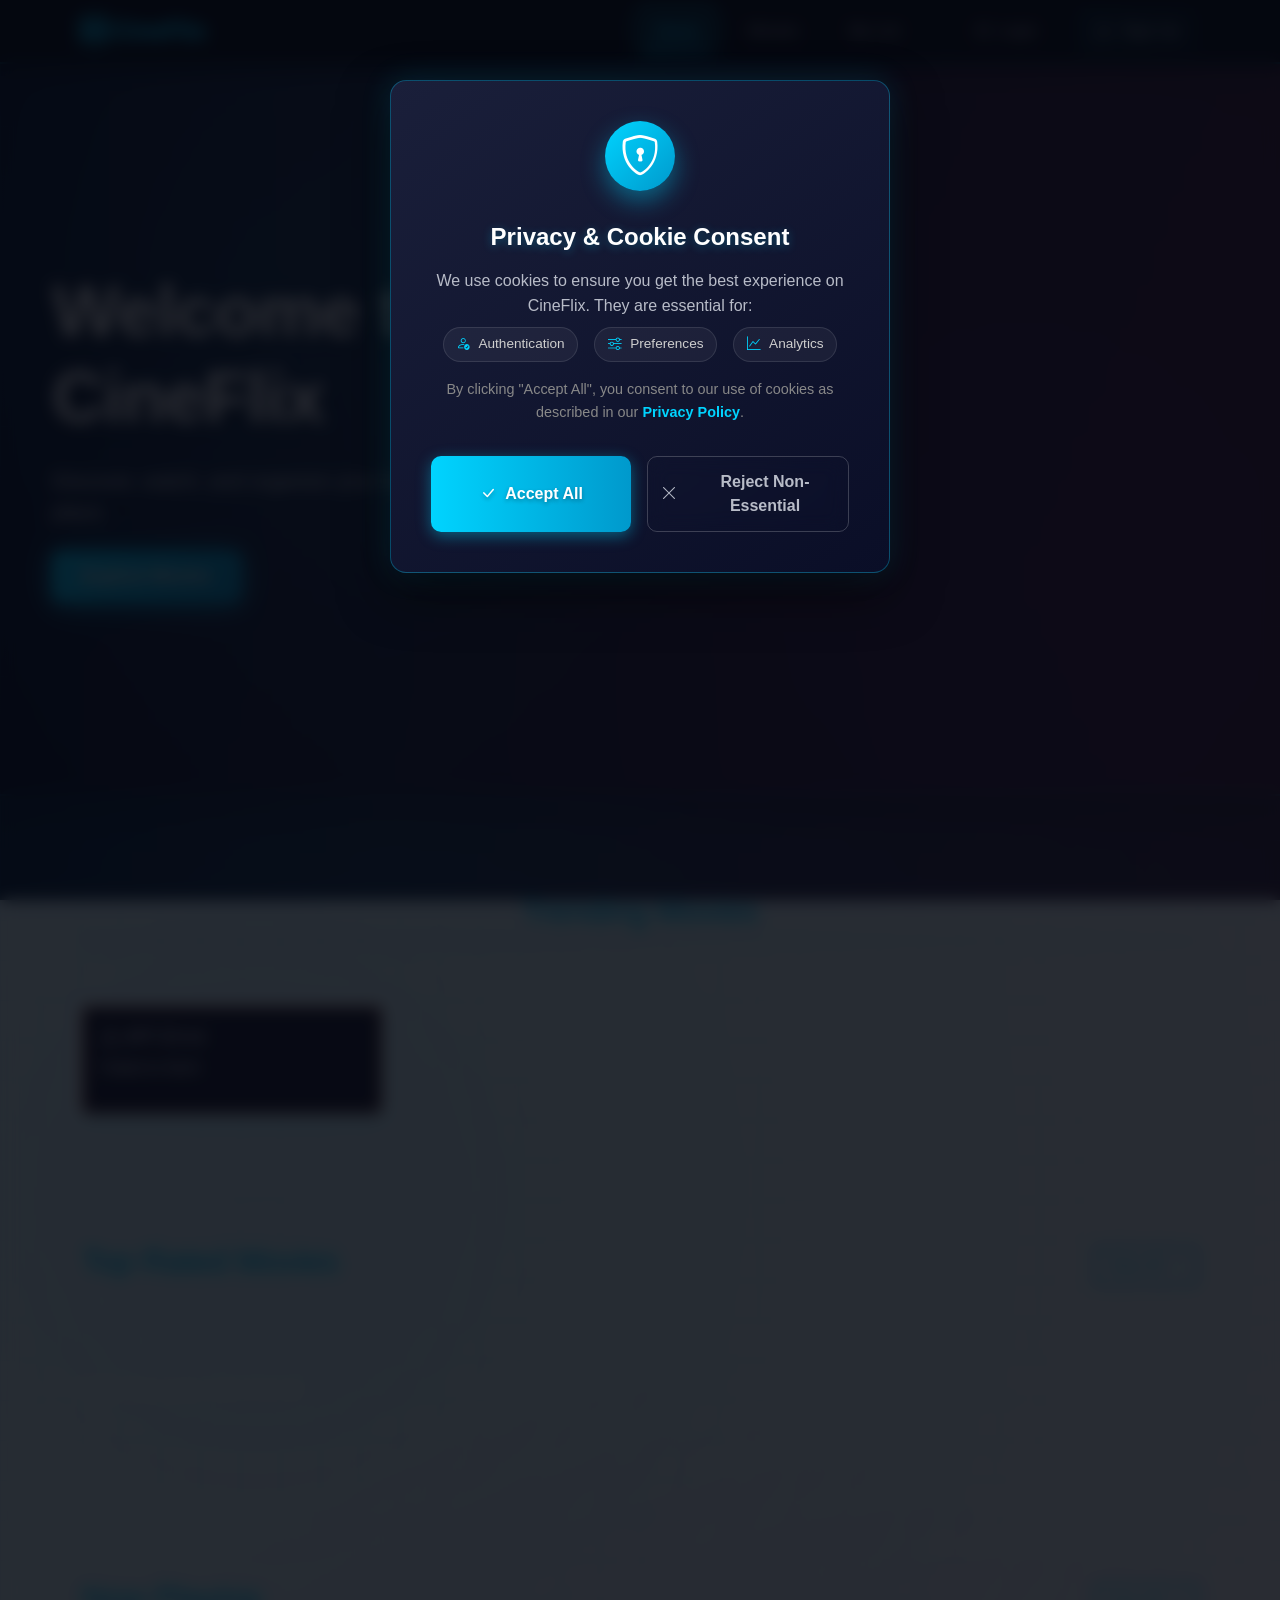
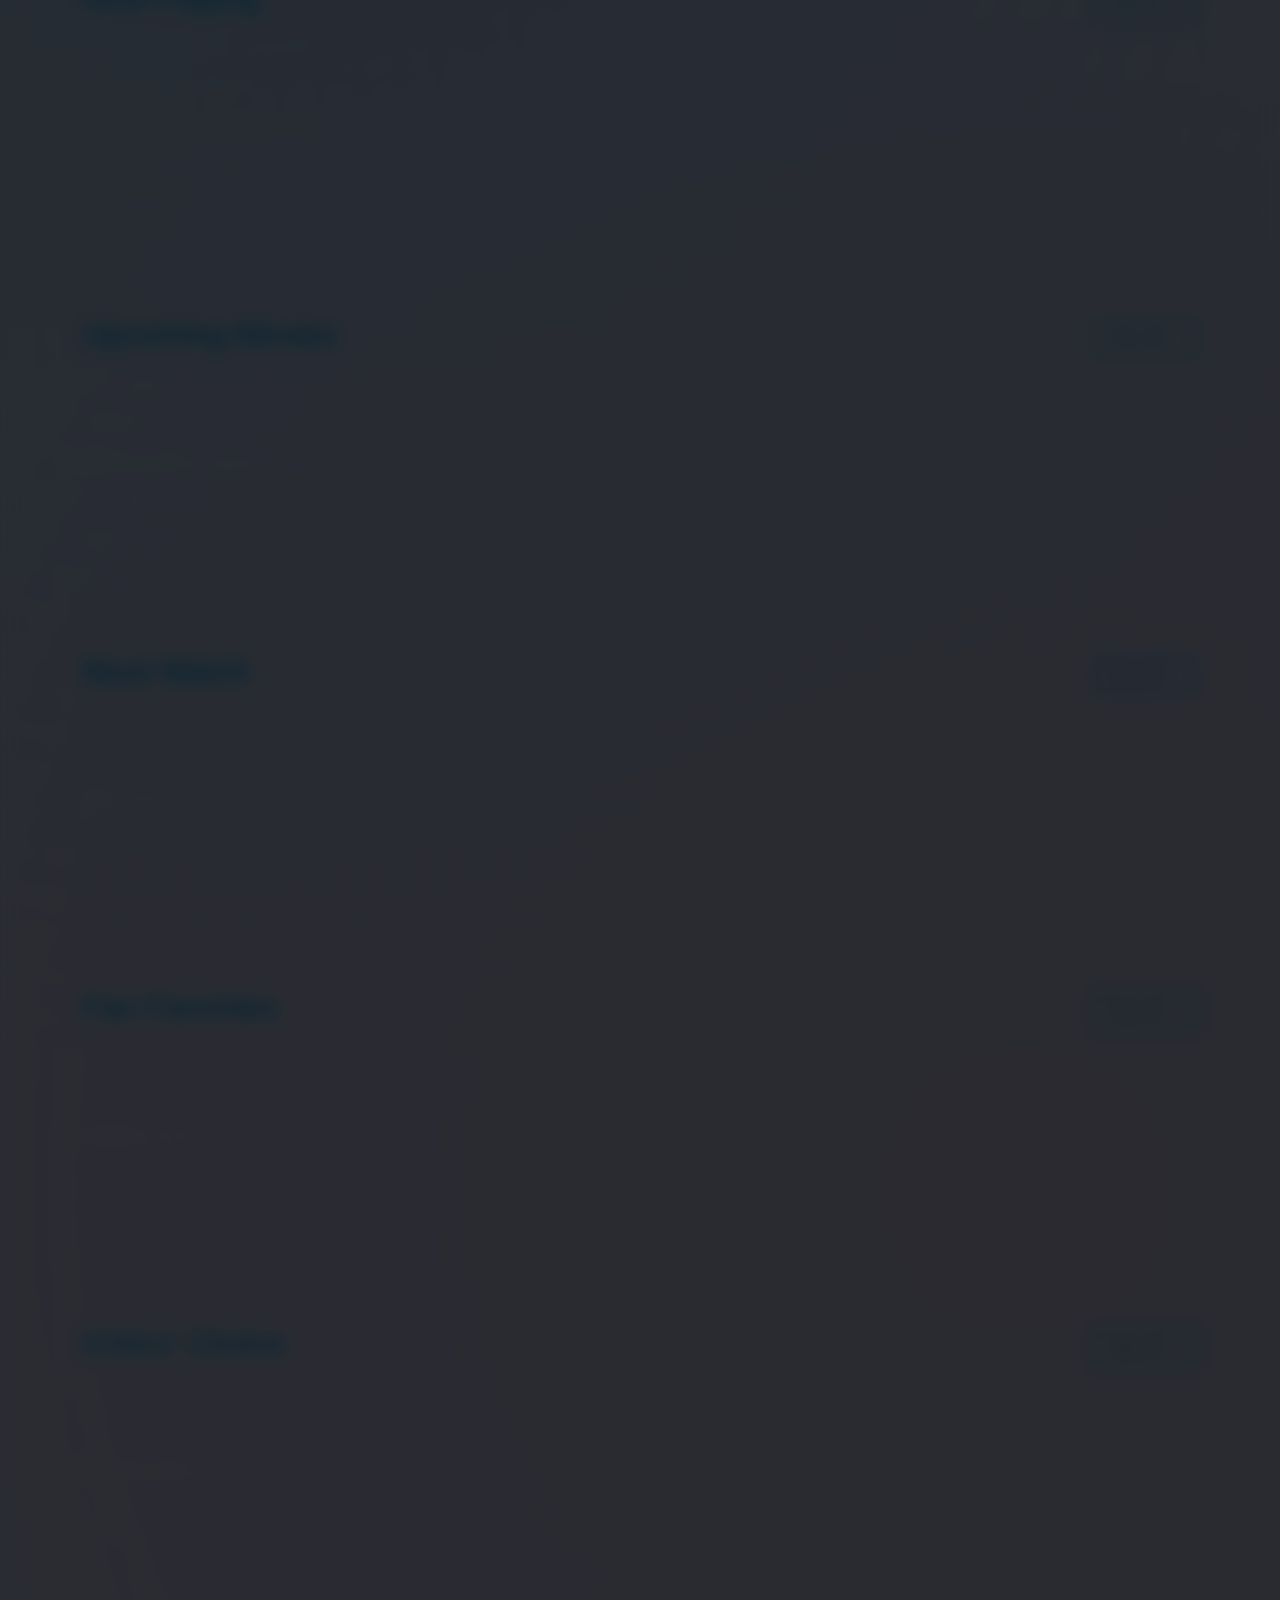
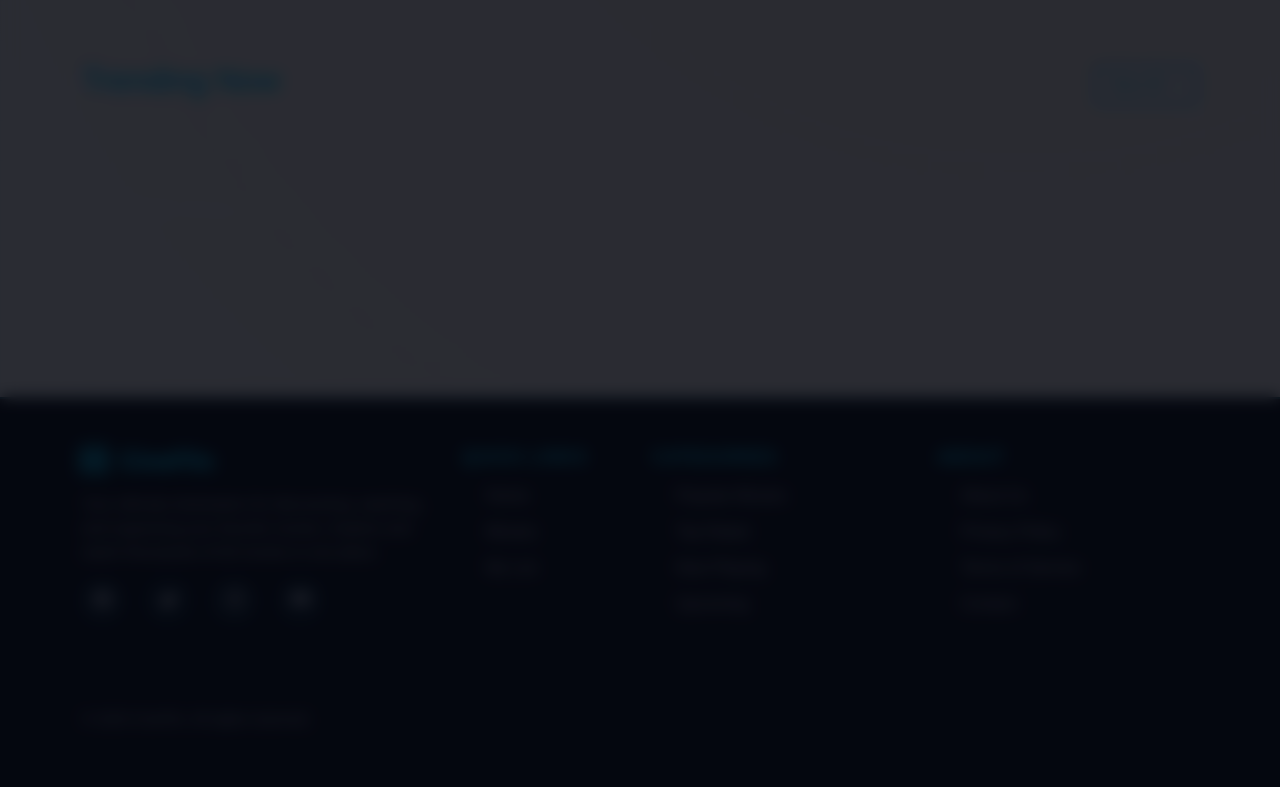
<file: index.html>
<!DOCTYPE html>
<html lang="en">
<head>
    <meta charset="UTF-8">
    <meta name="viewport" content="width=device-width, initial-scale=1.0">
    <title>CineFlix - Your Movie Destination</title>
    <link href="https://cdn.jsdelivr.net/npm/bootstrap@5.3.0/dist/css/bootstrap.min.css" rel="stylesheet">
    <link rel="stylesheet" href="https://cdn.jsdelivr.net/npm/bootstrap-icons@1.10.0/font/bootstrap-icons.css">
    <link rel="stylesheet" href="css/style.css">
    <link rel="stylesheet" href="css/cookie-consent.css">
</head>
<body>
    <!-- Navigation -->
    <nav class="navbar navbar-expand-lg navbar-dark bg-dark fixed-top">
        <div class="container">
            <a class="navbar-brand" href="index.html">
                <i class="bi bi-film"></i> CineFlix
            </a>
            <button class="navbar-toggler" type="button" data-bs-toggle="collapse" data-bs-target="#navbarNav">
                <span class="navbar-toggler-icon"></span>
            </button>
            <div class="collapse navbar-collapse" id="navbarNav">
                <ul class="navbar-nav ms-auto" id="navAuthLinks">
                    <li class="nav-item">
                        <a class="nav-link active" href="index.html">Home</a>
                    </li>
                    <li class="nav-item">
                        <a class="nav-link" href="movies.html">Movies</a>
                    </li>
                    <li class="nav-item">
                        <a class="nav-link" href="my-list.html">My List</a>
                    </li>
                    <!-- Logged in state -->
                    <li class="nav-item auth-user d-none">
                        <span class="nav-link">
                            <i class="bi bi-person-circle"></i> <span id="userNameDisplay">Account</span>
                        </span>
                    </li>
                    <li class="nav-item auth-user d-none">
                        <a class="nav-link" href="#" id="logoutBtn" title="Logout">
                            <i class="bi bi-box-arrow-right"></i> Logout
                        </a>
                    </li>
                    <!-- Guest state -->
                    <li class="nav-item auth-guest">
                        <a class="nav-link" href="login.html"><i class="bi bi-box-arrow-in-right"></i> Login</a>
                    </li>
                    <li class="nav-item auth-guest">
                        <a class="nav-link" href="signup.html"><i class="bi bi-person-plus"></i> Sign Up</a>
                    </li>
                </ul>
            </div>
        </div>
    </nav>

    <!-- Hero Section -->
    <section class="hero-section">
        <div class="hero-content">
            <div class="container">
                <div class="row align-items-center">
                    <div class="col-lg-6">
                        <h1 class="display-4 fw-bold text-white mb-4">Welcome to CineFlix</h1>
                        <p class="lead text-white mb-4">Discover, watch, and organize your favorite movies in one place.</p>
                        <div class="d-flex gap-3 flex-wrap">
                            <a href="movies.html" class="btn btn-primary btn-lg">Explore Movies</a>
                        </div>
                        <div id="successAlert" class="alert alert-success alert-dismissible fade show mt-3 d-none" role="alert">
                            <i class="bi bi-check-circle"></i> <span id="successMessage"></span>
                            <button type="button" class="btn-close" data-bs-dismiss="alert"></button>
                        </div>
                    </div>
                    <div class="col-lg-6">
                        <div id="heroMovies" class="hero-movies-container">
                            <!-- Featured movies will be loaded here -->
                        </div>
                    </div>
                </div>
            </div>
        </div>
    </section>

    <!-- Featured Movies Section -->
    <section class="py-5 mt-5">
        <div class="container">
            <h2 class="text-center mb-5">Trending Movies</h2>
            <div id="featuredMovies" class="row g-4">
                <!-- Movies will be loaded here -->
            </div>
        </div>
    </section>

    <!-- Top Rated Movies Section -->
    <section class="py-5">
        <div class="container">
            <div class="d-flex justify-content-between align-items-center mb-4">
                <h2 class="mb-0">Top Rated Movies</h2>
                <a href="movies.html?filter=top_rated" class="btn btn-outline-primary">
                    View All <i class="bi bi-arrow-right"></i>
                </a>
            </div>
            <div id="topRatedMovies" class="row g-4">
                <!-- Movies will be loaded here -->
            </div>
        </div>
    </section>

    <!-- Now Playing Movies Section -->
    <section class="py-5">
        <div class="container">
            <div class="d-flex justify-content-between align-items-center mb-4">
                <h2 class="mb-0">Now Playing</h2>
                <a href="movies.html?filter=now_playing" class="btn btn-outline-primary">
                    View All <i class="bi bi-arrow-right"></i>
                </a>
            </div>
            <div id="nowPlayingMovies" class="row g-4">
                <!-- Movies will be loaded here -->
            </div>
        </div>
    </section>

    <!-- Upcoming Movies Section -->
    <section class="py-5">
        <div class="container">
            <div class="d-flex justify-content-between align-items-center mb-4">
                <h2 class="mb-0">Upcoming Movies</h2>
                <a href="movies.html?filter=upcoming" class="btn btn-outline-primary">
                    View All <i class="bi bi-arrow-right"></i>
                </a>
            </div>
            <div id="upcomingMovies" class="row g-4">
                <!-- Movies will be loaded here -->
            </div>
        </div>
    </section>

    <!-- Must Watch Section -->
    <section class="py-5">
        <div class="container">
            <div class="d-flex justify-content-between align-items-center mb-4">
                <h2 class="mb-0">Must Watch</h2>
                <a href="movies.html?filter=top_rated" class="btn btn-outline-primary">
                    View All <i class="bi bi-arrow-right"></i>
                </a>
            </div>
            <div id="mustWatchMovies" class="row g-4">
                <!-- Movies will be loaded here -->
            </div>
        </div>
    </section>

    <!-- Fan Favorites Section -->
    <section class="py-5">
        <div class="container">
            <div class="d-flex justify-content-between align-items-center mb-4">
                <h2 class="mb-0">Fan Favorites</h2>
                <a href="movies.html?filter=popular" class="btn btn-outline-primary">
                    View All <i class="bi bi-arrow-right"></i>
                </a>
            </div>
            <div id="fanFavoritesMovies" class="row g-4">
                <!-- Movies will be loaded here -->
            </div>
        </div>
    </section>

    <!-- Critics' Choice Section -->
    <section class="py-5">
        <div class="container">
            <div class="d-flex justify-content-between align-items-center mb-4">
                <h2 class="mb-0">Critics' Choice</h2>
                <a href="movies.html?filter=top_rated" class="btn btn-outline-primary">
                    View All <i class="bi bi-arrow-right"></i>
                </a>
            </div>
            <div id="criticsChoiceMovies" class="row g-4">
                <!-- Movies will be loaded here -->
            </div>
        </div>
    </section>

    <!-- Trending Now Section -->
    <section class="py-5">
        <div class="container">
            <div class="d-flex justify-content-between align-items-center mb-4">
                <h2 class="mb-0">Trending Now</h2>
                <a href="movies.html?filter=now_playing" class="btn btn-outline-primary">
                    View All <i class="bi bi-arrow-right"></i>
                </a>
            </div>
            <div id="trendingNowMovies" class="row g-4">
                <!-- Movies will be loaded here -->
            </div>
        </div>
    </section>

    <!-- Footer -->
    <footer class="footer-section mt-5">
        <div class="container py-5">
            <div class="row">
                <div class="col-lg-4 col-md-6 mb-4">
                    <h5 class="footer-brand mb-3">
                        <i class="bi bi-film"></i> CineFlix
                    </h5>
                    <p class="footer-text">
                        Your ultimate destination for discovering, watching, and organizing your favorite movies. 
                        Explore and watch thousands of full movies in one place.
                    </p>
                    <div class="social-links mt-3">
                        <a href="#" class="social-link me-3" title="Facebook">
                            <i class="bi bi-facebook"></i>
                        </a>
                        <a href="#" class="social-link me-3" title="Twitter">
                            <i class="bi bi-twitter"></i>
                        </a>
                        <a href="#" class="social-link me-3" title="Instagram">
                            <i class="bi bi-instagram"></i>
                        </a>
                        <a href="#" class="social-link" title="YouTube">
                            <i class="bi bi-youtube"></i>
                        </a>
                    </div>
                </div>
                <div class="col-lg-2 col-md-6 mb-4">
                    <h6 class="footer-title mb-3">Quick Links</h6>
                    <ul class="footer-links">
                        <li><a href="index.html">Home</a></li>
                        <li><a href="movies.html">Movies</a></li>
                        <li><a href="my-list.html">My List</a></li>
                    </ul>
                </div>
                <div class="col-lg-3 col-md-6 mb-4">
                    <h6 class="footer-title mb-3">Categories</h6>
                    <ul class="footer-links">
                        <li><a href="movies.html?filter=popular">Popular Movies</a></li>
                        <li><a href="movies.html?filter=top_rated">Top Rated</a></li>
                        <li><a href="movies.html?filter=now_playing">Now Playing</a></li>
                        <li><a href="movies.html?filter=upcoming">Upcoming</a></li>
                    </ul>
                </div>
                <div class="col-lg-3 col-md-6 mb-4">
                    <h6 class="footer-title mb-3">About</h6>
                    <ul class="footer-links">
                        <li><a href="#">About Us</a></li>
                        <li><a href="#">Privacy Policy</a></li>
                        <li><a href="#">Terms of Service</a></li>
                        <li><a href="#">Contact</a></li>
                    </ul>
                </div>
            </div>
            <hr class="footer-divider">
            <div class="row">
                <div class="col-md-6 text-center text-md-start mb-2">
                    <p class="footer-copyright mb-0">
                        &copy; 2025 CineFlix. All rights reserved.
                    </p>
                </div>
            </div>
        </div>
    </footer>

    <script src="https://cdn.jsdelivr.net/npm/bootstrap@5.3.0/dist/js/bootstrap.bundle.min.js"></script>
    <script src="js/api.js"></script>
    <script src="js/auth.js"></script>
    <script src="js/download.js"></script>
    <script src="js/cookie-consent.js"></script>
    <script src="js/main.js"></script>
    <script>
        // Check for URL notifications (success/error alerts)
        (function() {
            const urlParams = new URLSearchParams(window.location.search);
            const success = urlParams.get('success');
            if (success) {
                const successAlert = document.getElementById('successAlert');
                const successMsg = document.getElementById('successMessage');
                if (successAlert && successMsg) {
                    successMsg.textContent = decodeURIComponent(success);
                    successAlert.classList.remove('d-none');
                }
            }
        })();
    </script>
</body>
</html>
</file>
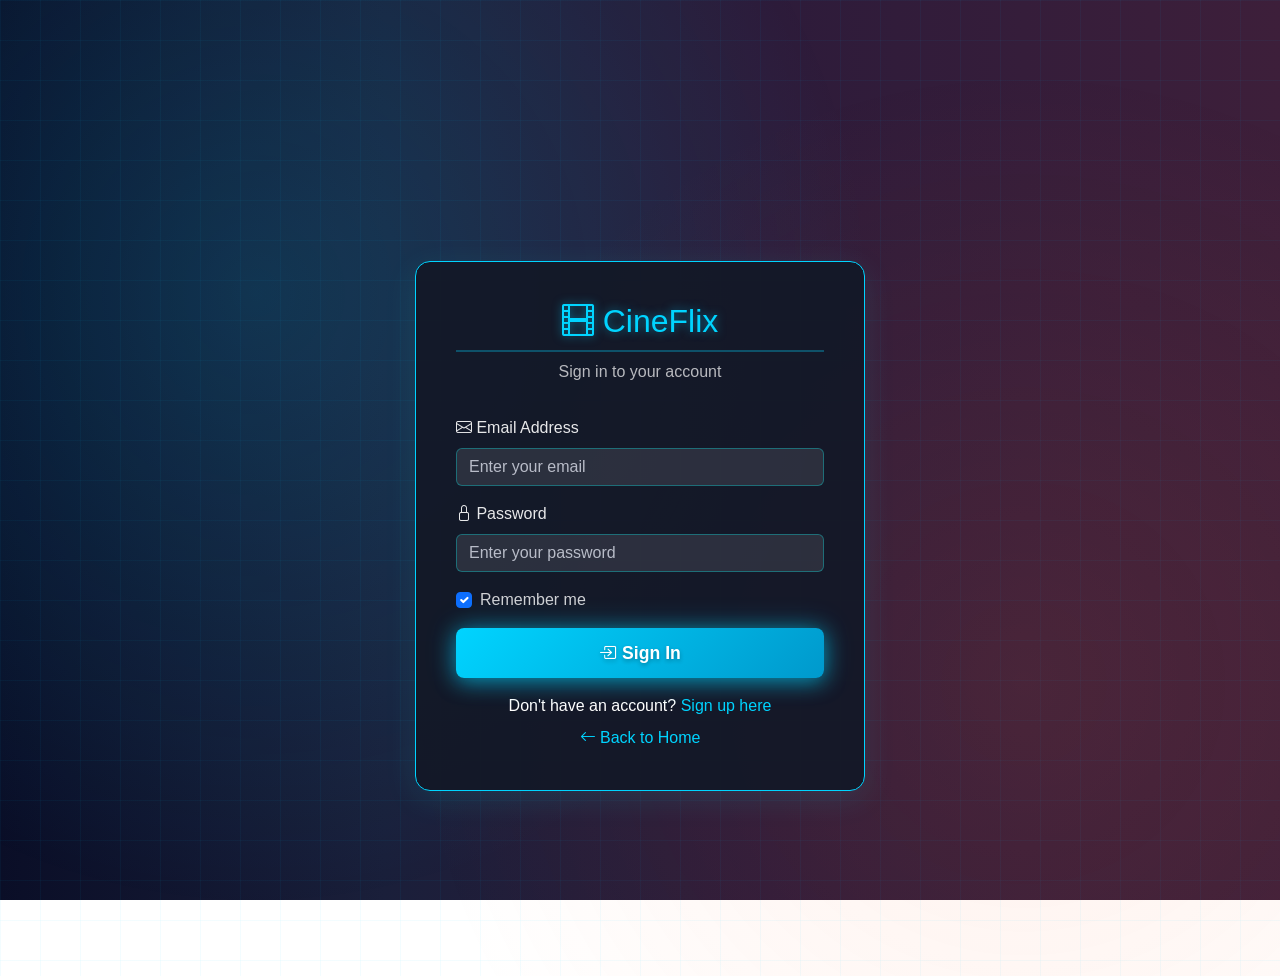
<file: login.html>
<!DOCTYPE html>
<html lang="en">
<head>
    <meta charset="UTF-8">
    <meta name="viewport" content="width=device-width, initial-scale=1.0">
    <title>Login - CineFlix</title>
    <link href="https://cdn.jsdelivr.net/npm/bootstrap@5.3.0/dist/css/bootstrap.min.css" rel="stylesheet">
    <link rel="stylesheet" href="https://cdn.jsdelivr.net/npm/bootstrap-icons@1.10.0/font/bootstrap-icons.css">
    <link rel="stylesheet" href="css/style.css">
    <style>
        .auth-container {
            min-height: 100vh;
            display: flex;
            align-items: center;
            justify-content: center;
            padding: 2rem 0;
        }
        .auth-card {
            background: rgba(20, 25, 40, 0.95);
            border: 1px solid var(--primary-color);
            border-radius: 15px;
            box-shadow: 0 8px 32px rgba(0, 255, 255, 0.1);
            padding: 2.5rem;
            max-width: 450px;
            width: 100%;
            animation: modalSlideIn 0.3s ease-out;
        }
        .auth-header {
            text-align: center;
            margin-bottom: 2rem;
        }
        .auth-header h2 {
            color: var(--primary-color);
            margin-bottom: 0.5rem;
        }
        .auth-header p {
            color: rgba(255, 255, 255, 0.7);
        }
        .form-label {
            color: rgba(255, 255, 255, 0.9);
            font-weight: 500;
        }
        .form-control {
            background: rgba(255, 255, 255, 0.1);
            border: 1px solid rgba(0, 255, 255, 0.3);
            color: white;
        }
        .form-control:focus {
            background: rgba(255, 255, 255, 0.15);
            border-color: var(--primary-color);
            color: white;
            box-shadow: 0 0 0 0.2rem rgba(0, 255, 255, 0.25);
        }
        .form-check-label {
            color: rgba(255, 255, 255, 0.8);
        }
        .auth-link {
            color: var(--primary-color);
            text-decoration: none;
        }
        .auth-link:hover {
            color: var(--accent-color);
            text-decoration: underline;
        }
        .alert {
            animation: slideIn 0.3s ease-out;
        }
    </style>
</head>
<body>
    <div class="auth-container">
        <div class="auth-card">
            <div class="auth-header">
                <h2><i class="bi bi-film"></i> CineFlix</h2>
                <p>Sign in to your account</p>
            </div>

            <!-- Error Messages -->
            <div id="errorAlert" class="alert alert-danger alert-dismissible fade show d-none" role="alert">
                <i class="bi bi-exclamation-triangle"></i> <span id="errorMessage"></span>
                <button type="button" class="btn-close" data-bs-dismiss="alert"></button>
            </div>
            
            <!-- Success Messages -->
            <div id="successAlert" class="alert alert-success alert-dismissible fade show d-none" role="alert">
                <i class="bi bi-check-circle"></i> <span id="successMessage"></span>
                <button type="button" class="btn-close" data-bs-dismiss="alert"></button>
            </div>

            <form id="loginForm">
                <div class="mb-3">
                    <label for="email" class="form-label">
                        <i class="bi bi-envelope"></i> Email Address
                    </label>
                    <input type="email" class="form-control" id="email" name="email" required 
                           placeholder="Enter your email" autocomplete="email">
                </div>

                <div class="mb-3">
                    <label for="password" class="form-label">
                        <i class="bi bi-lock"></i> Password
                    </label>
                    <input type="password" class="form-control" id="password" name="password" required 
                           placeholder="Enter your password" autocomplete="current-password">
                </div>

                <div class="mb-3 form-check">
                    <input type="checkbox" class="form-check-input" id="remember" name="remember" checked>
                    <label class="form-check-label" for="remember">
                        Remember me
                    </label>
                </div>

                <button type="submit" class="btn btn-primary w-100 mb-3" id="submitBtn">
                    <i class="bi bi-box-arrow-in-right"></i> Sign In
                </button>

                <div class="text-center">
                    <p class="mb-0">
                        Don't have an account? 
                        <a href="signup.html" class="auth-link">Sign up here</a>
                    </p>
                    <p class="mt-2 mb-0">
                        <a href="index.html" class="auth-link">
                            <i class="bi bi-arrow-left"></i> Back to Home
                        </a>
                    </p>
                </div>
            </form>
        </div>
    </div>

    <script src="https://cdn.jsdelivr.net/npm/bootstrap@5.3.0/dist/js/bootstrap.bundle.min.js"></script>
    <script src="js/auth.js"></script>
    <script>
        // Check if already logged in
        if (AuthManager.isLoggedIn()) {
            window.location.href = 'index.html?success=You+are+already+logged+in!';
        }

        // Handle Login Submission
        document.getElementById('loginForm').addEventListener('submit', function(e) {
            e.preventDefault();
            const email = document.getElementById('email').value.trim();
            const password = document.getElementById('password').value;
            const remember = document.getElementById('remember').checked;

            const errorAlert = document.getElementById('errorAlert');
            const errorMessage = document.getElementById('errorMessage');
            const successAlert = document.getElementById('successAlert');
            const successMessage = document.getElementById('successMessage');

            errorAlert.classList.add('d-none');
            successAlert.classList.add('d-none');

            const result = AuthManager.login(email, password, remember);

            if (result.success) {
                successMessage.textContent = 'Welcome back, ' + result.user.name + '! Redirecting...';
                successAlert.classList.remove('d-none');
                setTimeout(() => {
                    window.location.href = 'index.html?success=Welcome+back+' + encodeURIComponent(result.user.name) + '!';
                }, 1000);
            } else {
                errorMessage.textContent = result.message || 'Login failed. Please try again.';
                errorAlert.classList.remove('d-none');
            }
        });

        // Display error/success messages from URL parameters
        (function() {
            const urlParams = new URLSearchParams(window.location.search);
            const error = urlParams.get('error');
            const success = urlParams.get('success');
            
            if (error) {
                const errorAlert = document.getElementById('errorAlert');
                const errorMessage = document.getElementById('errorMessage');
                errorMessage.textContent = decodeURIComponent(error);
                errorAlert.classList.remove('d-none');
            }
            
            if (success) {
                const successAlert = document.getElementById('successAlert');
                const successMessage = document.getElementById('successMessage');
                successMessage.textContent = decodeURIComponent(success);
                successAlert.classList.remove('d-none');
            }
        })();
    </script>
</body>
</html>
</file>
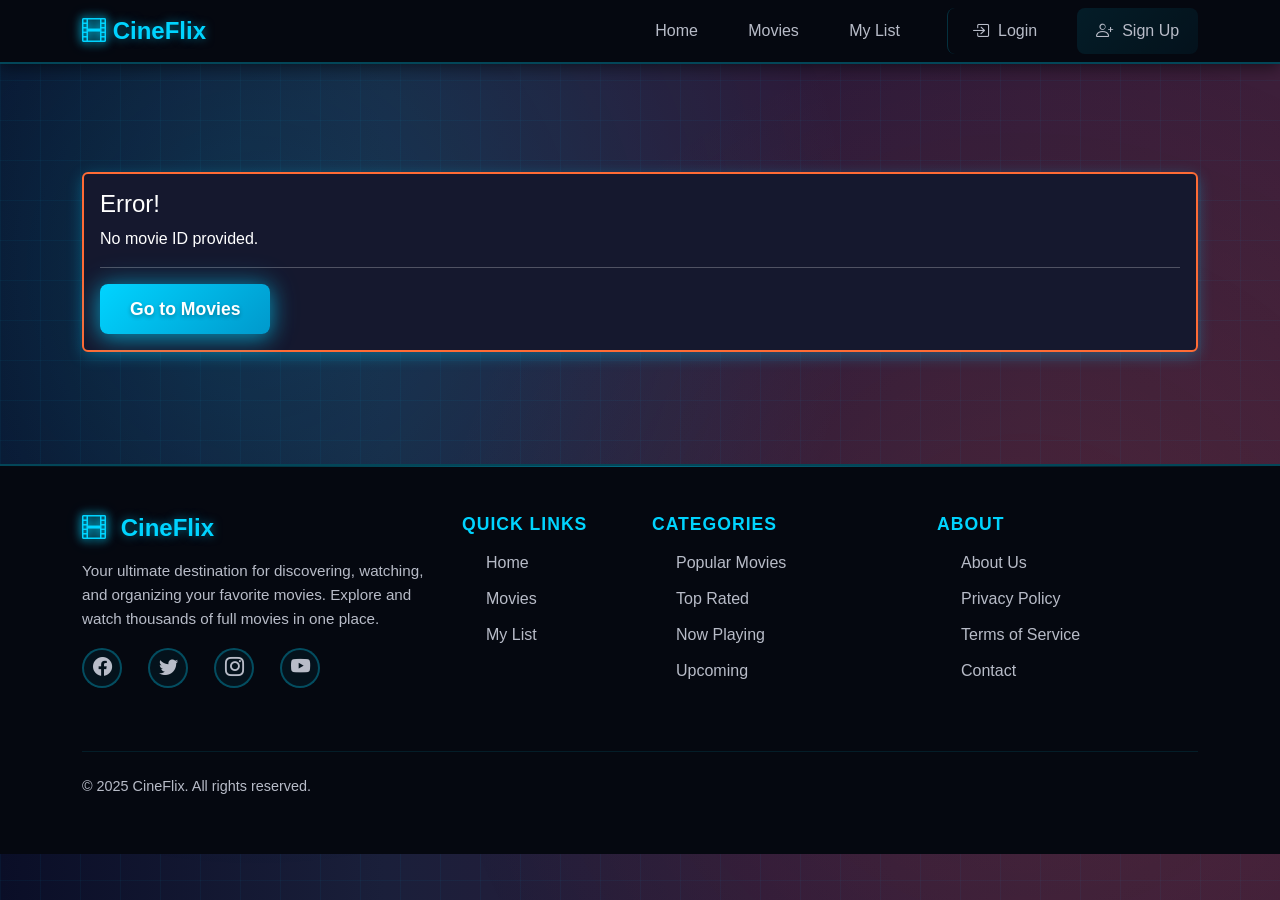
<file: movie-detail.html>
<!DOCTYPE html>
<html lang="en">
<head>
    <meta charset="UTF-8">
    <meta name="viewport" content="width=device-width, initial-scale=1.0">
    <title>Movie Details - CineFlix</title>
    <link href="https://cdn.jsdelivr.net/npm/bootstrap@5.3.0/dist/css/bootstrap.min.css" rel="stylesheet">
    <link rel="stylesheet" href="https://cdn.jsdelivr.net/npm/bootstrap-icons@1.10.0/font/bootstrap-icons.css">
    <link rel="stylesheet" href="css/style.css">
    <link rel="stylesheet" href="css/cookie-consent.css">
</head>
<body>
    <!-- Navigation -->
    <nav class="navbar navbar-expand-lg navbar-dark bg-dark fixed-top">
        <div class="container">
            <a class="navbar-brand" href="index.html">
                <i class="bi bi-film"></i> CineFlix
            </a>
            <button class="navbar-toggler" type="button" data-bs-toggle="collapse" data-bs-target="#navbarNav">
                <span class="navbar-toggler-icon"></span>
            </button>
            <div class="collapse navbar-collapse" id="navbarNav">
                <ul class="navbar-nav ms-auto" id="navAuthLinks">
                    <li class="nav-item">
                        <a class="nav-link" href="index.html">Home</a>
                    </li>
                    <li class="nav-item">
                        <a class="nav-link" href="movies.html">Movies</a>
                    </li>
                    <li class="nav-item">
                        <a class="nav-link" href="my-list.html">My List</a>
                    </li>
                    <!-- Logged in state -->
                    <li class="nav-item auth-user d-none">
                        <span class="nav-link">
                            <i class="bi bi-person-circle"></i> <span id="userNameDisplay">Account</span>
                        </span>
                    </li>
                    <li class="nav-item auth-user d-none">
                        <a class="nav-link" href="#" id="logoutBtn" title="Logout">
                            <i class="bi bi-box-arrow-right"></i> Logout
                        </a>
                    </li>
                    <!-- Guest state -->
                    <li class="nav-item auth-guest">
                        <a class="nav-link" href="login.html"><i class="bi bi-box-arrow-in-right"></i> Login</a>
                    </li>
                    <li class="nav-item auth-guest">
                        <a class="nav-link" href="signup.html"><i class="bi bi-person-plus"></i> Sign Up</a>
                    </li>
                </ul>
            </div>
        </div>
    </nav>

    <!-- Movie Detail Section -->
    <section class="py-5 mt-5">
        <div class="container" id="movieDetailContainer">
            <div class="text-center py-5">
                <div class="spinner-border text-primary" role="status">
                    <span class="visually-hidden">Loading...</span>
                </div>
            </div>
        </div>
    </section>

    <!-- Footer -->
    <footer class="footer-section mt-5">
        <div class="container py-5">
            <div class="row">
                <div class="col-lg-4 col-md-6 mb-4">
                    <h5 class="footer-brand mb-3">
                        <i class="bi bi-film"></i> CineFlix
                    </h5>
                    <p class="footer-text">
                        Your ultimate destination for discovering, watching, and organizing your favorite movies. 
                        Explore and watch thousands of full movies in one place.
                    </p>
                    <div class="social-links mt-3">
                        <a href="#" class="social-link me-3" title="Facebook">
                            <i class="bi bi-facebook"></i>
                        </a>
                        <a href="#" class="social-link me-3" title="Twitter">
                            <i class="bi bi-twitter"></i>
                        </a>
                        <a href="#" class="social-link me-3" title="Instagram">
                            <i class="bi bi-instagram"></i>
                        </a>
                        <a href="#" class="social-link" title="YouTube">
                            <i class="bi bi-youtube"></i>
                        </a>
                    </div>
                </div>
                <div class="col-lg-2 col-md-6 mb-4">
                    <h6 class="footer-title mb-3">Quick Links</h6>
                    <ul class="footer-links">
                        <li><a href="index.html">Home</a></li>
                        <li><a href="movies.html">Movies</a></li>
                        <li><a href="my-list.html">My List</a></li>
                    </ul>
                </div>
                <div class="col-lg-3 col-md-6 mb-4">
                    <h6 class="footer-title mb-3">Categories</h6>
                    <ul class="footer-links">
                        <li><a href="movies.html?filter=popular">Popular Movies</a></li>
                        <li><a href="movies.html?filter=top_rated">Top Rated</a></li>
                        <li><a href="movies.html?filter=now_playing">Now Playing</a></li>
                        <li><a href="movies.html?filter=upcoming">Upcoming</a></li>
                    </ul>
                </div>
                <div class="col-lg-3 col-md-6 mb-4">
                    <h6 class="footer-title mb-3">About</h6>
                    <ul class="footer-links">
                        <li><a href="#">About Us</a></li>
                        <li><a href="#">Privacy Policy</a></li>
                        <li><a href="#">Terms of Service</a></li>
                        <li><a href="#">Contact</a></li>
                    </ul>
                </div>
            </div>
            <hr class="footer-divider">
            <div class="row">
                <div class="col-md-6 text-center text-md-start mb-2">
                    <p class="footer-copyright mb-0">
                        &copy; 2025 CineFlix. All rights reserved.
                    </p>
                </div>
            </div>
        </div>
    </footer>

    <script src="https://cdn.jsdelivr.net/npm/bootstrap@5.3.0/dist/js/bootstrap.bundle.min.js"></script>
    <script src="js/api.js"></script>
    <script src="js/auth.js"></script>
    <script src="js/download.js"></script>
    <script src="js/video-mode-toggle.js"></script>
    <script src="js/movie-detail.js"></script>
</body>
</html>
</file>
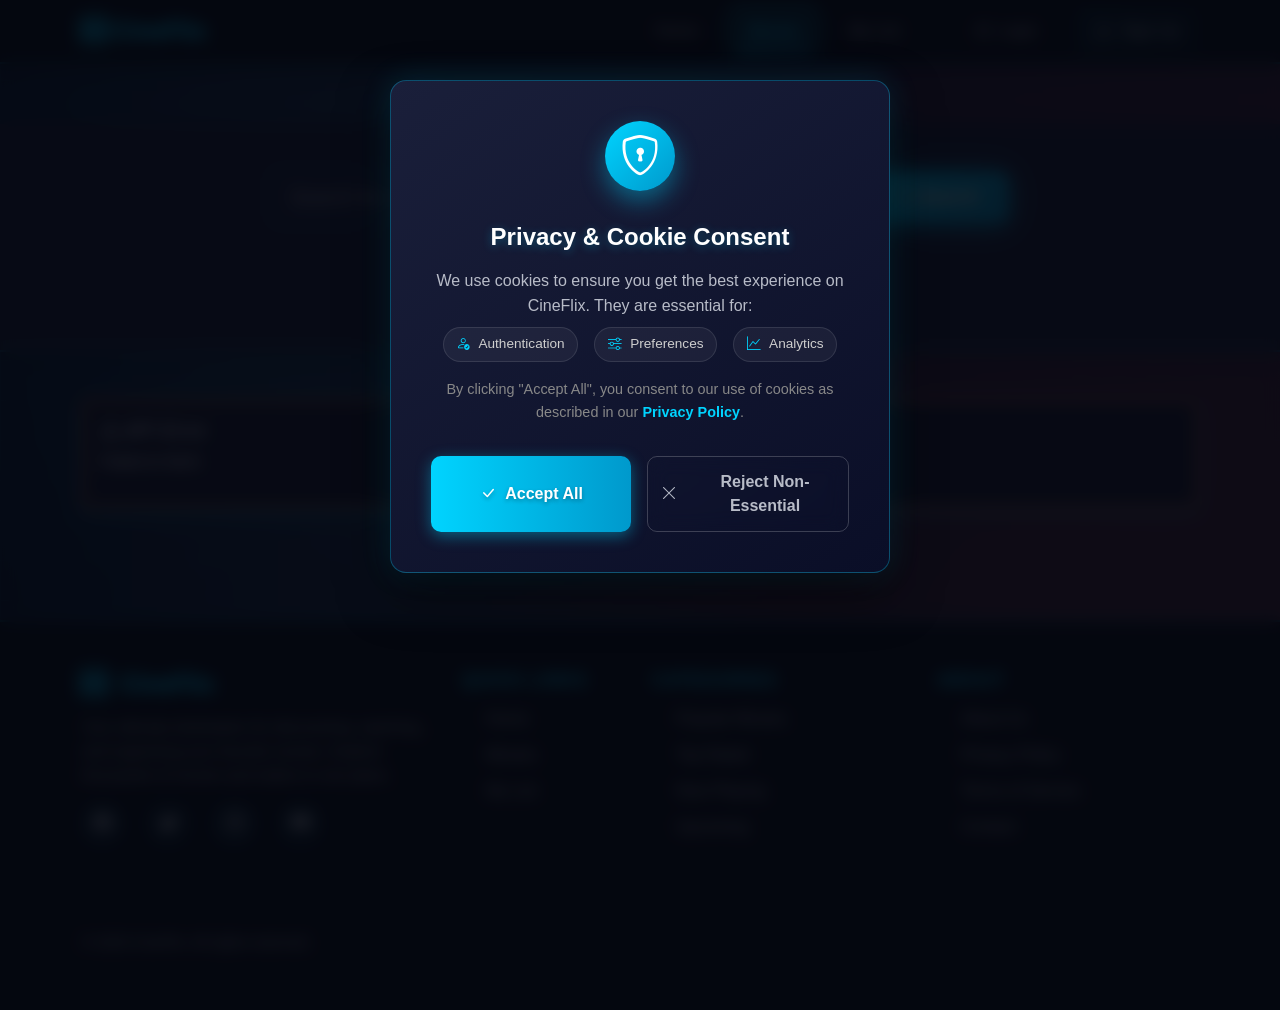
<file: movies.html>
<!DOCTYPE html>
<html lang="en">
<head>
    <meta charset="UTF-8">
    <meta name="viewport" content="width=device-width, initial-scale=1.0">
    <title>Movies - CineFlix</title>
    <link href="https://cdn.jsdelivr.net/npm/bootstrap@5.3.0/dist/css/bootstrap.min.css" rel="stylesheet">
    <link rel="stylesheet" href="https://cdn.jsdelivr.net/npm/bootstrap-icons@1.10.0/font/bootstrap-icons.css">
    <link rel="stylesheet" href="css/style.css">
    <link rel="stylesheet" href="css/cookie-consent.css">
</head>
<body>
    <!-- Navigation -->
    <nav class="navbar navbar-expand-lg navbar-dark bg-dark fixed-top">
        <div class="container">
            <a class="navbar-brand" href="index.html">
                <i class="bi bi-film"></i> CineFlix
            </a>
            <button class="navbar-toggler" type="button" data-bs-toggle="collapse" data-bs-target="#navbarNav">
                <span class="navbar-toggler-icon"></span>
            </button>
            <div class="collapse navbar-collapse" id="navbarNav">
                <ul class="navbar-nav ms-auto" id="navAuthLinks">
                    <li class="nav-item">
                        <a class="nav-link" href="index.html">Home</a>
                    </li>
                    <li class="nav-item">
                        <a class="nav-link active" href="movies.html">Movies</a>
                    </li>
                    <li class="nav-item">
                        <a class="nav-link" href="my-list.html">My List</a>
                    </li>
                    <!-- Logged in state -->
                    <li class="nav-item auth-user d-none">
                        <span class="nav-link">
                            <i class="bi bi-person-circle"></i> <span id="userNameDisplay">Account</span>
                        </span>
                    </li>
                    <li class="nav-item auth-user d-none">
                        <a class="nav-link" href="#" id="logoutBtn" title="Logout">
                            <i class="bi bi-box-arrow-right"></i> Logout
                        </a>
                    </li>
                    <!-- Guest state -->
                    <li class="nav-item auth-guest">
                        <a class="nav-link" href="login.html"><i class="bi bi-box-arrow-in-right"></i> Login</a>
                    </li>
                    <li class="nav-item auth-guest">
                        <a class="nav-link" href="signup.html"><i class="bi bi-person-plus"></i> Sign Up</a>
                    </li>
                </ul>
            </div>
        </div>
    </nav>

    <!-- Search and Filter Section -->
    <section class="search-section py-5 mt-5">
        <div class="container">
            <div class="row mb-4">
                <div class="col-md-8 mx-auto">
                    <div class="input-group">
                        <input type="text" class="form-control form-control-lg" id="searchInput" placeholder="Search for movies...">
                        <button class="btn btn-primary" type="button" id="searchBtn">
                            <i class="bi bi-search"></i> Search
                        </button>
                    </div>
                </div>
            </div>
            <div class="row mb-3">
                <div class="col-md-12 text-center">
                    <div class="btn-group" role="group">
                        <button type="button" class="btn btn-outline-primary active" data-filter="popular">Popular</button>
                        <button type="button" class="btn btn-outline-primary" data-filter="top_rated">Top Rated</button>
                        <button type="button" class="btn btn-outline-primary" data-filter="now_playing">Now Playing</button>
                        <button type="button" class="btn btn-outline-primary" data-filter="upcoming">Upcoming</button>
                    </div>
                </div>
            </div>
        </div>
    </section>

    <!-- Movies Grid -->
    <section class="py-5">
        <div class="container">
            <div id="loadingSpinner" class="text-center py-5">
                <div class="spinner-border text-primary" role="status">
                    <span class="visually-hidden">Loading...</span>
                </div>
            </div>
            <div id="moviesGrid" class="row g-4">
                <!-- Movies will be loaded here -->
            </div>
            <div id="noResults" class="text-center py-5 d-none">
                <h4>No movies found</h4>
                <p>Try searching with different keywords</p>
            </div>
        </div>
    </section>

    <!-- Footer -->
    <footer class="footer-section mt-5">
        <div class="container py-5">
            <div class="row">
                <div class="col-lg-4 col-md-6 mb-4">
                    <h5 class="footer-brand mb-3">
                        <i class="bi bi-film"></i> CineFlix
                    </h5>
                    <p class="footer-text">
                        Your ultimate destination for discovering, watching, and organizing your favorite movies. 
                        Explore thousands of movies and trailers in one place.
                    </p>
                    <div class="social-links mt-3">
                        <a href="#" class="social-link me-3" title="Facebook">
                            <i class="bi bi-facebook"></i>
                        </a>
                        <a href="#" class="social-link me-3" title="Twitter">
                            <i class="bi bi-twitter"></i>
                        </a>
                        <a href="#" class="social-link me-3" title="Instagram">
                            <i class="bi bi-instagram"></i>
                        </a>
                        <a href="#" class="social-link" title="YouTube">
                            <i class="bi bi-youtube"></i>
                        </a>
                    </div>
                </div>
                <div class="col-lg-2 col-md-6 mb-4">
                    <h6 class="footer-title mb-3">Quick Links</h6>
                    <ul class="footer-links">
                        <li><a href="index.html">Home</a></li>
                        <li><a href="movies.html">Movies</a></li>
                        <li><a href="my-list.html">My List</a></li>
                    </ul>
                </div>
                <div class="col-lg-3 col-md-6 mb-4">
                    <h6 class="footer-title mb-3">Categories</h6>
                    <ul class="footer-links">
                        <li><a href="movies.html?filter=popular">Popular Movies</a></li>
                        <li><a href="movies.html?filter=top_rated">Top Rated</a></li>
                        <li><a href="movies.html?filter=now_playing">Now Playing</a></li>
                        <li><a href="movies.html?filter=upcoming">Upcoming</a></li>
                    </ul>
                </div>
                <div class="col-lg-3 col-md-6 mb-4">
                    <h6 class="footer-title mb-3">About</h6>
                    <ul class="footer-links">
                        <li><a href="#">About Us</a></li>
                        <li><a href="#">Privacy Policy</a></li>
                        <li><a href="#">Terms of Service</a></li>
                        <li><a href="#">Contact</a></li>
                    </ul>
                </div>
            </div>
            <hr class="footer-divider">
            <div class="row">
                <div class="col-md-6 text-center text-md-start mb-2">
                    <p class="footer-copyright mb-0">
                        &copy; 2025 CineFlix. All rights reserved.
                    </p>
                </div>
            </div>
        </div>
    </footer>

    <!-- Movie Modal -->
    <div class="modal fade" id="movieModal" tabindex="-1">
        <div class="modal-dialog modal-lg modal-dialog-centered">
            <div class="modal-content bg-dark text-white">
                <div class="modal-header border-secondary">
                    <h5 class="modal-title" id="movieModalTitle">Movie Details</h5>
                    <button type="button" class="btn-close btn-close-white" data-bs-dismiss="modal"></button>
                </div>
                <div class="modal-body" id="movieModalBody">
                    <!-- Movie details will be loaded here -->
                </div>
            </div>
        </div>
    </div>

    <script src="https://cdn.jsdelivr.net/npm/bootstrap@5.3.0/dist/js/bootstrap.bundle.min.js"></script>
    <script src="js/api.js"></script>
    <script src="js/auth.js"></script>
    <script src="js/download.js"></script>
    <script src="js/cookie-consent.js"></script>
    <script src="js/movies.js"></script>
</body>
</html>
</file>
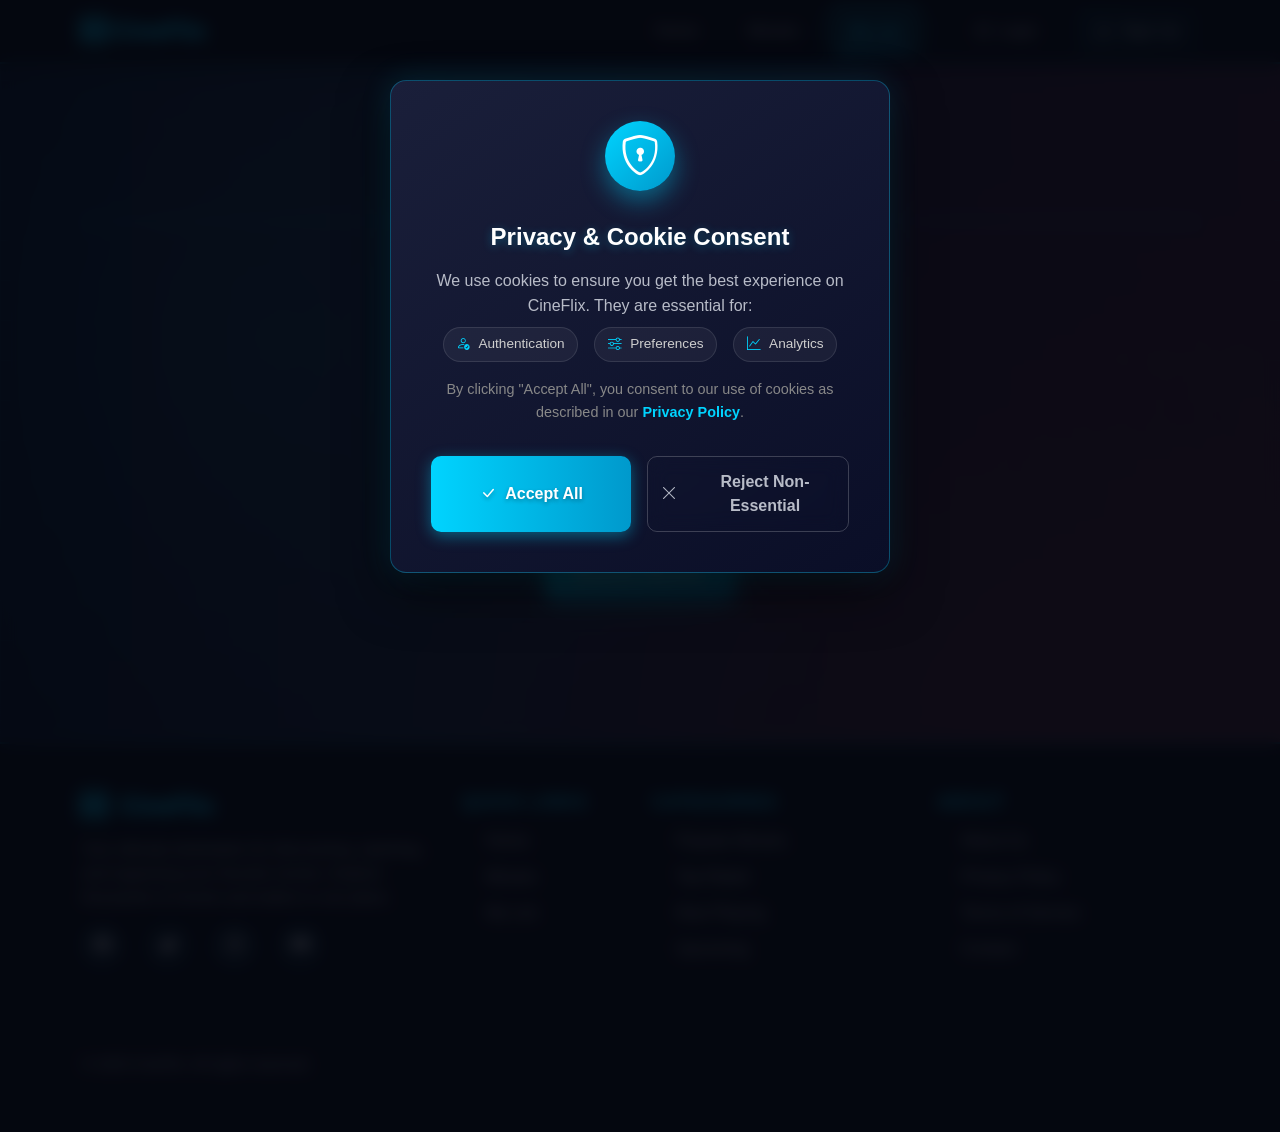
<file: my-list.html>
<!DOCTYPE html>
<html lang="en">
<head>
    <meta charset="UTF-8">
    <meta name="viewport" content="width=device-width, initial-scale=1.0">
    <title>My List - CineFlix</title>
    <link href="https://cdn.jsdelivr.net/npm/bootstrap@5.3.0/dist/css/bootstrap.min.css" rel="stylesheet">
    <link rel="stylesheet" href="https://cdn.jsdelivr.net/npm/bootstrap-icons@1.10.0/font/bootstrap-icons.css">
    <link rel="stylesheet" href="css/style.css">
    <link rel="stylesheet" href="css/cookie-consent.css">
</head>
<body>
    <!-- Navigation -->
    <nav class="navbar navbar-expand-lg navbar-dark bg-dark fixed-top">
        <div class="container">
            <a class="navbar-brand" href="index.html">
                <i class="bi bi-film"></i> CineFlix
            </a>
            <button class="navbar-toggler" type="button" data-bs-toggle="collapse" data-bs-target="#navbarNav">
                <span class="navbar-toggler-icon"></span>
            </button>
            <div class="collapse navbar-collapse" id="navbarNav">
                <ul class="navbar-nav ms-auto" id="navAuthLinks">
                    <li class="nav-item">
                        <a class="nav-link" href="index.html">Home</a>
                    </li>
                    <li class="nav-item">
                        <a class="nav-link" href="movies.html">Movies</a>
                    </li>
                    <li class="nav-item">
                        <a class="nav-link active" href="my-list.html">My List</a>
                    </li>
                    <!-- Logged in state -->
                    <li class="nav-item auth-user d-none">
                        <span class="nav-link">
                            <i class="bi bi-person-circle"></i> <span id="userNameDisplay">Account</span>
                        </span>
                    </li>
                    <li class="nav-item auth-user d-none">
                        <a class="nav-link" href="#" id="logoutBtn" title="Logout">
                            <i class="bi bi-box-arrow-right"></i> Logout
                        </a>
                    </li>
                    <!-- Guest state -->
                    <li class="nav-item auth-guest">
                        <a class="nav-link" href="login.html"><i class="bi bi-box-arrow-in-right"></i> Login</a>
                    </li>
                    <li class="nav-item auth-guest">
                        <a class="nav-link" href="signup.html"><i class="bi bi-person-plus"></i> Sign Up</a>
                    </li>
                </ul>
            </div>
        </div>
    </nav>

    <!-- My List Section -->
    <section class="py-5 mt-5">
        <div class="container">
            <h2 class="text-center mb-5">My Movie List</h2>
            <div id="emptyList" class="text-center py-5 d-none">
                <i class="bi bi-inbox" style="font-size: 4rem; color: #6c757d;"></i>
                <h4 class="mt-3">Your list is empty</h4>
                <p>Start adding movies to your list to watch them later!</p>
                <a href="movies.html" class="btn btn-primary mt-3">Browse Movies</a>
            </div>
            <div id="myListGrid" class="row g-4">
                <!-- Movies will be loaded here -->
            </div>
        </div>
    </section>

    <!-- Footer -->
    <footer class="footer-section mt-5">
        <div class="container py-5">
            <div class="row">
                <div class="col-lg-4 col-md-6 mb-4">
                    <h5 class="footer-brand mb-3">
                        <i class="bi bi-film"></i> CineFlix
                    </h5>
                    <p class="footer-text">
                        Your ultimate destination for discovering, watching, and organizing your favorite movies. 
                        Explore thousands of movies and trailers in one place.
                    </p>
                    <div class="social-links mt-3">
                        <a href="#" class="social-link me-3" title="Facebook">
                            <i class="bi bi-facebook"></i>
                        </a>
                        <a href="#" class="social-link me-3" title="Twitter">
                            <i class="bi bi-twitter"></i>
                        </a>
                        <a href="#" class="social-link me-3" title="Instagram">
                            <i class="bi bi-instagram"></i>
                        </a>
                        <a href="#" class="social-link" title="YouTube">
                            <i class="bi bi-youtube"></i>
                        </a>
                    </div>
                </div>
                <div class="col-lg-2 col-md-6 mb-4">
                    <h6 class="footer-title mb-3">Quick Links</h6>
                    <ul class="footer-links">
                        <li><a href="index.html">Home</a></li>
                        <li><a href="movies.html">Movies</a></li>
                        <li><a href="my-list.html">My List</a></li>
                    </ul>
                </div>
                <div class="col-lg-3 col-md-6 mb-4">
                    <h6 class="footer-title mb-3">Categories</h6>
                    <ul class="footer-links">
                        <li><a href="movies.html?filter=popular">Popular Movies</a></li>
                        <li><a href="movies.html?filter=top_rated">Top Rated</a></li>
                        <li><a href="movies.html?filter=now_playing">Now Playing</a></li>
                        <li><a href="movies.html?filter=upcoming">Upcoming</a></li>
                    </ul>
                </div>
                <div class="col-lg-3 col-md-6 mb-4">
                    <h6 class="footer-title mb-3">About</h6>
                    <ul class="footer-links">
                        <li><a href="#">About Us</a></li>
                        <li><a href="#">Privacy Policy</a></li>
                        <li><a href="#">Terms of Service</a></li>
                        <li><a href="#">Contact</a></li>
                    </ul>
                </div>
            </div>
            <hr class="footer-divider">
            <div class="row">
                <div class="col-md-6 text-center text-md-start mb-2">
                    <p class="footer-copyright mb-0">
                        &copy; 2025 CineFlix. All rights reserved.
                    </p>
                </div>
            </div>
        </div>
    </footer>

    <!-- Movie Modal -->
    <div class="modal fade" id="movieModal" tabindex="-1">
        <div class="modal-dialog modal-lg modal-dialog-centered">
            <div class="modal-content bg-dark text-white">
                <div class="modal-header border-secondary">
                    <h5 class="modal-title" id="movieModalTitle">Movie Details</h5>
                    <button type="button" class="btn-close btn-close-white" data-bs-dismiss="modal"></button>
                </div>
                <div class="modal-body" id="movieModalBody">
                    <!-- Movie details will be loaded here -->
                </div>
            </div>
        </div>
    </div>

    <script src="https://cdn.jsdelivr.net/npm/bootstrap@5.3.0/dist/js/bootstrap.bundle.min.js"></script>
    <script src="js/api.js"></script>
    <script src="js/auth.js"></script>
    <script src="js/download.js"></script>
    <script src="js/cookie-consent.js"></script>
    <script src="js/my-list.js"></script>
</body>
</html>
</file>
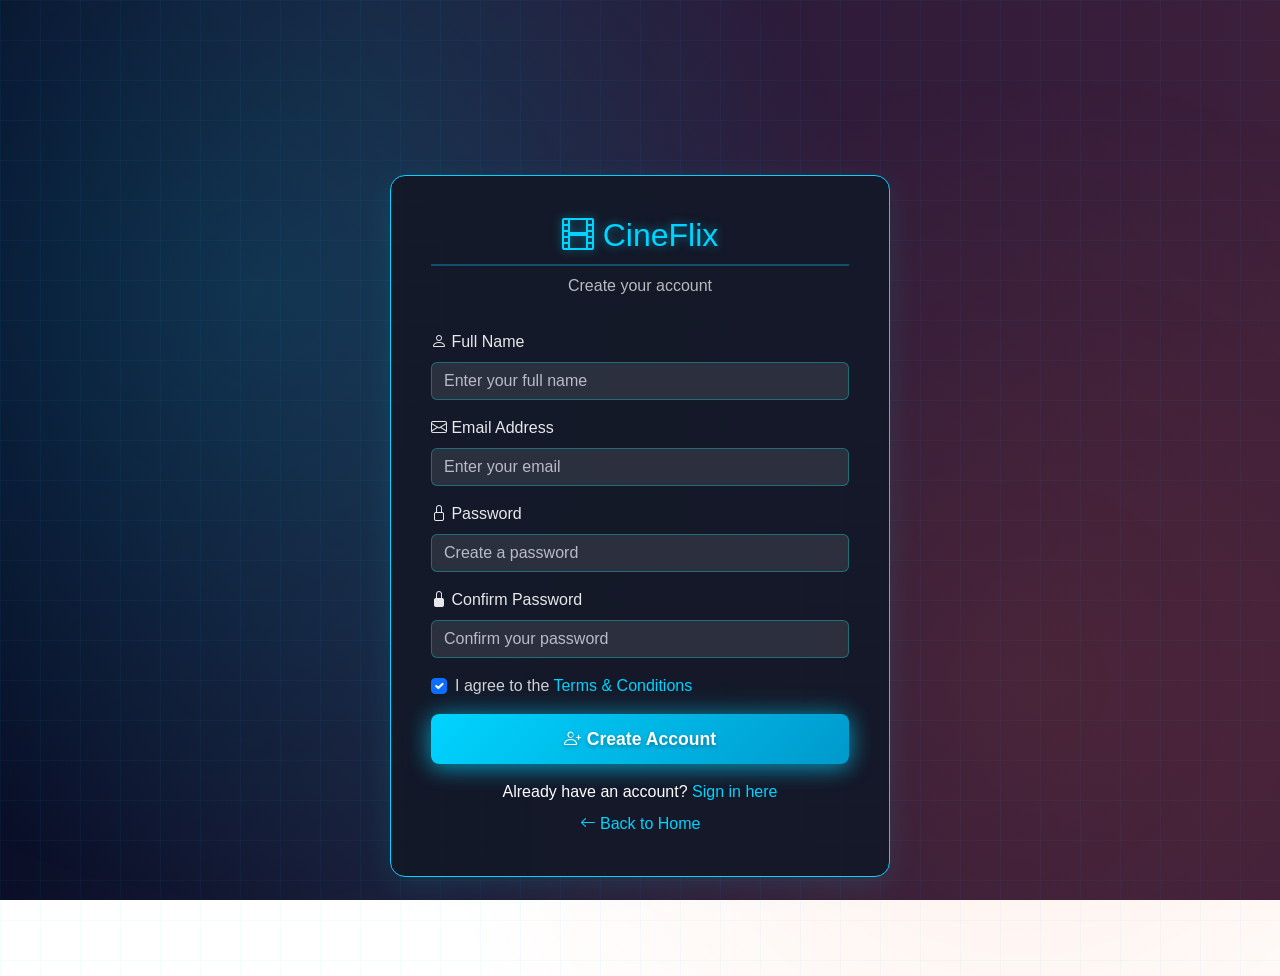
<file: signup.html>
<!DOCTYPE html>
<html lang="en">
<head>
    <meta charset="UTF-8">
    <meta name="viewport" content="width=device-width, initial-scale=1.0">
    <title>Sign Up - CineFlix</title>
    <link href="https://cdn.jsdelivr.net/npm/bootstrap@5.3.0/dist/css/bootstrap.min.css" rel="stylesheet">
    <link rel="stylesheet" href="https://cdn.jsdelivr.net/npm/bootstrap-icons@1.10.0/font/bootstrap-icons.css">
    <link rel="stylesheet" href="css/style.css">
    <style>
        .auth-container {
            min-height: 100vh;
            display: flex;
            align-items: center;
            justify-content: center;
            padding: 2rem 0;
        }
        .auth-card {
            background: rgba(20, 25, 40, 0.95);
            border: 1px solid var(--primary-color);
            border-radius: 15px;
            box-shadow: 0 8px 32px rgba(0, 255, 255, 0.1);
            padding: 2.5rem;
            max-width: 500px;
            width: 100%;
            animation: modalSlideIn 0.3s ease-out;
        }
        .auth-header {
            text-align: center;
            margin-bottom: 2rem;
        }
        .auth-header h2 {
            color: var(--primary-color);
            margin-bottom: 0.5rem;
        }
        .auth-header p {
            color: rgba(255, 255, 255, 0.7);
        }
        .form-label {
            color: rgba(255, 255, 255, 0.9);
            font-weight: 500;
        }
        .form-control {
            background: rgba(255, 255, 255, 0.1);
            border: 1px solid rgba(0, 255, 255, 0.3);
            color: white;
        }
        .form-control:focus {
            background: rgba(255, 255, 255, 0.15);
            border-color: var(--primary-color);
            color: white;
            box-shadow: 0 0 0 0.2rem rgba(0, 255, 255, 0.25);
        }
        .form-check-label {
            color: rgba(255, 255, 255, 0.8);
        }
        .auth-link {
            color: var(--primary-color);
            text-decoration: none;
        }
        .auth-link:hover {
            color: var(--accent-color);
            text-decoration: underline;
        }
        .password-strength {
            font-size: 0.85rem;
            margin-top: 0.25rem;
        }
        .password-strength.weak { color: #ff6b6b; }
        .password-strength.medium { color: #ffa500; }
        .password-strength.strong { color: #51cf66; }
    </style>
</head>
<body>
    <div class="auth-container">
        <div class="auth-card">
            <div class="auth-header">
                <h2><i class="bi bi-film"></i> CineFlix</h2>
                <p>Create your account</p>
            </div>

            <!-- Error Messages -->
            <div id="errorAlert" class="alert alert-danger alert-dismissible fade show d-none" role="alert">
                <i class="bi bi-exclamation-triangle"></i> <span id="errorMessage"></span>
                <button type="button" class="btn-close" data-bs-dismiss="alert"></button>
            </div>
            
            <!-- Success Messages -->
            <div id="successAlert" class="alert alert-success alert-dismissible fade show d-none" role="alert">
                <i class="bi bi-check-circle"></i> <span id="successMessage"></span>
                <button type="button" class="btn-close" data-bs-dismiss="alert"></button>
            </div>

            <form id="signupForm">
                <div class="mb-3">
                    <label for="name" class="form-label">
                        <i class="bi bi-person"></i> Full Name
                    </label>
                    <input type="text" class="form-control" id="name" name="name" required 
                           placeholder="Enter your full name" autocomplete="name">
                </div>

                <div class="mb-3">
                    <label for="email" class="form-label">
                        <i class="bi bi-envelope"></i> Email Address
                    </label>
                    <input type="email" class="form-control" id="email" name="email" required 
                           placeholder="Enter your email" autocomplete="email">
                </div>

                <div class="mb-3">
                    <label for="password" class="form-label">
                        <i class="bi bi-lock"></i> Password
                    </label>
                    <input type="password" class="form-control" id="password" name="password" required 
                           placeholder="Create a password" autocomplete="new-password" minlength="6">
                    <div id="passwordStrength" class="password-strength"></div>
                </div>

                <div class="mb-3">
                    <label for="confirm_password" class="form-label">
                        <i class="bi bi-lock-fill"></i> Confirm Password
                    </label>
                    <input type="password" class="form-control" id="confirm_password" name="confirm_password" required 
                           placeholder="Confirm your password" autocomplete="new-password">
                    <div id="passwordMatch" class="password-strength"></div>
                </div>

                <div class="mb-3 form-check">
                    <input type="checkbox" class="form-check-input" id="terms" name="terms" required checked>
                    <label class="form-check-label" for="terms">
                        I agree to the <a href="#" class="auth-link">Terms & Conditions</a>
                    </label>
                </div>

                <button type="submit" class="btn btn-primary w-100 mb-3" id="submitBtn">
                    <i class="bi bi-person-plus"></i> Create Account
                </button>

                <div class="text-center">
                    <p class="mb-0">
                        Already have an account? 
                        <a href="login.html" class="auth-link">Sign in here</a>
                    </p>
                    <p class="mt-2 mb-0">
                        <a href="index.html" class="auth-link">
                            <i class="bi bi-arrow-left"></i> Back to Home
                        </a>
                    </p>
                </div>
            </form>
        </div>
    </div>

    <script src="https://cdn.jsdelivr.net/npm/bootstrap@5.3.0/dist/js/bootstrap.bundle.min.js"></script>
    <script src="js/auth.js"></script>
    <script>
        // Check if already logged in
        if (AuthManager.isLoggedIn()) {
            window.location.href = 'index.html?success=You+are+already+logged+in!';
        }

        // Password strength checker
        const passwordInput = document.getElementById('password');
        const passwordStrength = document.getElementById('passwordStrength');
        const confirmPasswordInput = document.getElementById('confirm_password');
        const passwordMatch = document.getElementById('passwordMatch');

        passwordInput.addEventListener('input', function() {
            const password = this.value;
            let strength = 0;
            let text = '';

            if (password.length >= 6) strength++;
            if (password.length >= 8) strength++;
            if (/[a-z]/.test(password) && /[A-Z]/.test(password)) strength++;
            if (/[0-9]/.test(password)) strength++;
            if (/[^a-zA-Z0-9]/.test(password)) strength++;

            if (password.length === 0) {
                text = '';
            } else if (strength <= 2) {
                text = 'Weak password';
                passwordStrength.className = 'password-strength weak';
            } else if (strength <= 3) {
                text = 'Medium password';
                passwordStrength.className = 'password-strength medium';
            } else {
                text = 'Strong password';
                passwordStrength.className = 'password-strength strong';
            }

            passwordStrength.textContent = text;
        });

        // Password match checker
        confirmPasswordInput.addEventListener('input', function() {
            if (this.value === '') {
                passwordMatch.textContent = '';
                return;
            }

            if (this.value === passwordInput.value) {
                passwordMatch.textContent = '✓ Passwords match';
                passwordMatch.className = 'password-strength strong';
            } else {
                passwordMatch.textContent = '✗ Passwords do not match';
                passwordMatch.className = 'password-strength weak';
            }
        });

        // Form submission
        document.getElementById('signupForm').addEventListener('submit', function(e) {
            e.preventDefault();
            const name = document.getElementById('name').value.trim();
            const email = document.getElementById('email').value.trim();
            const password = passwordInput.value;
            const confirmPassword = confirmPasswordInput.value;

            const errorAlert = document.getElementById('errorAlert');
            const errorMessage = document.getElementById('errorMessage');
            const successAlert = document.getElementById('successAlert');
            const successMessage = document.getElementById('successMessage');

            errorAlert.classList.add('d-none');
            successAlert.classList.add('d-none');

            if (password !== confirmPassword) {
                errorMessage.textContent = 'Passwords do not match!';
                errorAlert.classList.remove('d-none');
                return;
            }

            if (password.length < 6) {
                errorMessage.textContent = 'Password must be at least 6 characters long!';
                errorAlert.classList.remove('d-none');
                return;
            }

            const result = AuthManager.signUp(name, email, password);

            if (result.success) {
                successMessage.textContent = 'Account created successfully! Redirecting...';
                successAlert.classList.remove('d-none');
                setTimeout(() => {
                    window.location.href = 'index.html?success=Account+created+successfully!+Welcome+' + encodeURIComponent(name) + '!';
                }, 1000);
            } else {
                errorMessage.textContent = result.message || 'Registration failed. Please try again.';
                errorAlert.classList.remove('d-none');
            }
        });
    </script>
</body>
</html>
</file>
<file: css/style.css>
/* Custom Styles for CineFlix - Custom Theme */

/* Color Variables - Custom Theme */
:root {
    --primary-color: #00d4ff;
    --secondary-color: #0099cc;
    --accent-color: #ff6b35;
    --dark-bg: #0a0e27;
    --darker-bg: #050810;
    --light-bg: #1a1f3a;
    --card-bg: #15182e;
    --text-primary: #ffffff;
    --text-secondary: #b8bcc8;
    --gradient-1: linear-gradient(135deg, #00d4ff 0%, #0099cc 50%, #0066aa 100%);
    --gradient-2: linear-gradient(135deg, #ff6b35 0%, #ff8c42 100%);
    --gradient-hero: linear-gradient(90deg, #0a0e27 0%, #1a1f3a 30%, #2d1b3a 60%, #3d1f3a 100%);
    --grid-color: rgba(0, 212, 255, 0.08);
}

/* Global Styles - Optimized for Scroll Performance */
body {
    font-family: 'Segoe UI', Tahoma, Geneva, Verdana, sans-serif;
    padding-top: 76px;
    background: var(--gradient-hero);
    background-attachment: fixed;
    color: var(--text-primary);
    animation: fadeIn 0.5s ease-in;
    min-height: 100vh;
    position: relative;
    /* Performance optimizations */
    -webkit-font-smoothing: antialiased;
    -moz-osx-font-smoothing: grayscale;
    text-rendering: optimizeLegibility;
    transform: translateZ(0);
    backface-visibility: hidden;
}

body::before {
    content: '';
    position: fixed;
    top: 0;
    left: 0;
    width: 100%;
    height: 100%;
    background-image:
        linear-gradient(var(--grid-color) 1px, transparent 1px),
        linear-gradient(90deg, var(--grid-color) 1px, transparent 1px);
    background-size: 40px 40px;
    pointer-events: none;
    z-index: 0;
    opacity: 0.6;
    /* Performance optimization */
    will-change: auto;
    transform: translateZ(0);
    backface-visibility: hidden;
}

body::after {
    content: '';
    position: fixed;
    top: 0;
    left: 0;
    width: 100%;
    height: 100%;
    background:
        radial-gradient(circle at 20% 30%, rgba(0, 212, 255, 0.15) 0%, transparent 50%),
        radial-gradient(circle at 80% 70%, rgba(255, 107, 53, 0.1) 0%, transparent 50%);
    pointer-events: none;
    z-index: 0;
    /* Performance optimization */
    will-change: auto;
    transform: translateZ(0);
    backface-visibility: hidden;
}

body>* {
    position: relative;
    z-index: 1;
}

/* Page Fade In Animation */
@keyframes fadeIn {
    from {
        opacity: 0;
    }

    to {
        opacity: 1;
    }
}

/* Smooth Scroll */
html {
    scroll-behavior: smooth;
}

/* Hero Section */
.hero-section {
    background: var(--gradient-hero);
    min-height: 80vh;
    display: flex;
    align-items: center;
    position: relative;
    overflow: hidden;
    animation: heroFadeIn 1s ease-in;
    border-bottom: 2px solid rgba(0, 212, 255, 0.2);
    box-shadow: 0 10px 40px rgba(0, 0, 0, 0.3);
    z-index: 1;
}

@keyframes heroFadeIn {
    from {
        opacity: 0;
        transform: translateY(30px);
    }

    to {
        opacity: 1;
        transform: translateY(0);
    }
}

.hero-section::before {
    content: '';
    position: absolute;
    top: 0;
    left: 0;
    right: 0;
    bottom: 0;
    background:
        radial-gradient(circle at 20% 30%, rgba(0, 212, 255, 0.12) 0%, transparent 50%),
        radial-gradient(circle at 80% 70%, rgba(138, 43, 226, 0.08) 0%, transparent 50%);
    opacity: 1;
    animation: backgroundMove 25s infinite linear;
}

.hero-section::after {
    content: '';
    position: absolute;
    top: 0;
    left: 0;
    right: 0;
    bottom: 0;
    background-image:
        linear-gradient(rgba(0, 212, 255, 0.05) 1px, transparent 1px),
        linear-gradient(90deg, rgba(0, 212, 255, 0.05) 1px, transparent 1px);
    background-size: 50px 50px;
    opacity: 0.4;
    pointer-events: none;
}

@keyframes backgroundMove {
    0% {
        transform: translateX(0) translateY(0);
    }

    100% {
        transform: translateX(100px) translateY(100px);
    }
}

.hero-content {
    position: relative;
    z-index: 2;
    width: 100%;
    animation: contentSlideIn 1s ease-out 0.3s both;
}

.hero-content .container {
    max-width: 1200px;
}

.hero-content h1 {
    font-size: 4rem;
    font-weight: 700;
    line-height: 1.2;
    margin-bottom: 1.5rem;
    text-shadow: 0 4px 20px rgba(0, 0, 0, 0.5);
}

.hero-content .lead {
    font-size: 1.3rem;
    font-weight: 300;
    margin-bottom: 2rem;
    opacity: 0.95;
    text-shadow: 0 2px 10px rgba(0, 0, 0, 0.3);
}

/* Hero Movies Container */
.hero-movies-container {
    display: flex;
    gap: 15px;
    overflow-x: auto;
    padding: 20px 0;
    scroll-behavior: smooth;
    scrollbar-width: none;
    -ms-overflow-style: none;
}

.hero-movies-container::-webkit-scrollbar {
    display: none;
}

.hero-movie-item {
    min-width: 200px;
    width: 200px;
    position: relative;
    border-radius: 12px;
    overflow: hidden;
    cursor: pointer;
    transition: all 0.4s cubic-bezier(0.175, 0.885, 0.32, 1.275);
    border: 2px solid rgba(0, 212, 255, 0.2);
    background: var(--card-bg);
    animation: heroMovieFadeIn 0.6s ease-out both;
}

@keyframes heroMovieFadeIn {
    from {
        opacity: 0;
        transform: translateY(30px) scale(0.9);
    }

    to {
        opacity: 1;
        transform: translateY(0) scale(1);
    }
}

.hero-movie-item:nth-child(1) {
    animation-delay: 0.2s;
}

.hero-movie-item:nth-child(2) {
    animation-delay: 0.4s;
}

.hero-movie-item:nth-child(3) {
    animation-delay: 0.6s;
}

.hero-movie-item:nth-child(4) {
    animation-delay: 0.8s;
}

.hero-movie-item:hover {
    transform: scale(1.1) translateY(-10px);
    border-color: var(--primary-color);
    box-shadow: 0 10px 40px rgba(0, 212, 255, 0.5);
    z-index: 10;
}

.hero-movie-poster {
    width: 100%;
    height: 280px;
    object-fit: cover;
    transition: all 0.5s ease;
    display: block;
}

.hero-movie-item:hover .hero-movie-poster {
    transform: scale(1.1);
    filter: brightness(0.7);
}

.hero-movie-trailer {
    position: absolute;
    top: 0;
    left: 0;
    width: 100%;
    height: 280px;
    opacity: 0;
    transition: opacity 0.5s ease;
    pointer-events: none;
}

.hero-movie-item.playing-trailer .hero-movie-trailer {
    opacity: 1;
    pointer-events: auto;
    z-index: 5;
}

.hero-movie-item.playing-trailer .hero-movie-poster {
    opacity: 0;
}

.hero-movie-info {
    position: absolute;
    bottom: 0;
    left: 0;
    right: 0;
    background: linear-gradient(to top, rgba(0, 0, 0, 0.9), transparent);
    padding: 15px;
    transform: translateY(100%);
    transition: transform 0.3s ease;
}

.hero-movie-item:hover .hero-movie-info {
    transform: translateY(0);
}

.hero-movie-title {
    color: white;
    font-size: 0.9rem;
    font-weight: 600;
    margin: 0;
    text-shadow: 0 2px 8px rgba(0, 0, 0, 0.8);
}

.hero-movie-rating {
    color: var(--primary-color);
    font-size: 0.85rem;
    margin-top: 5px;
    display: flex;
    align-items: center;
    gap: 5px;
}

.hero-movie-play-indicator {
    position: absolute;
    top: 50%;
    left: 50%;
    transform: translate(-50%, -50%);
    width: 60px;
    height: 60px;
    background: rgba(0, 212, 255, 0.9);
    border-radius: 50%;
    display: flex;
    align-items: center;
    justify-content: center;
    opacity: 0;
    transition: all 0.3s ease;
    box-shadow: 0 4px 20px rgba(0, 212, 255, 0.6);
    z-index: 3;
}

.hero-movie-item:hover .hero-movie-play-indicator {
    opacity: 1;
    animation: playPulse 2s ease-in-out infinite;
}

@keyframes playPulse {

    0%,
    100% {
        transform: translate(-50%, -50%) scale(1);
        box-shadow: 0 4px 20px rgba(0, 212, 255, 0.6);
    }

    50% {
        transform: translate(-50%, -50%) scale(1.1);
        box-shadow: 0 6px 30px rgba(0, 212, 255, 0.9);
    }
}

.hero-movie-play-indicator i {
    color: white;
    font-size: 1.5rem;
    margin-left: 3px;
}

.hero-movie-loading {
    position: absolute;
    top: 50%;
    left: 50%;
    transform: translate(-50%, -50%);
    color: var(--primary-color);
    font-size: 0.8rem;
    opacity: 0;
    transition: opacity 0.3s ease;
    z-index: 4;
}

.hero-movie-item.loading-trailer .hero-movie-loading {
    opacity: 1;
}

.trailer-countdown {
    position: absolute;
    top: 10px;
    right: 10px;
    background: rgba(0, 0, 0, 0.8);
    color: var(--primary-color);
    padding: 5px 10px;
    border-radius: 20px;
    font-size: 0.75rem;
    font-weight: 600;
    opacity: 0;
    transition: opacity 0.3s ease;
    z-index: 6;
    border: 1px solid var(--primary-color);
}

.hero-movie-item.countdown-active .trailer-countdown {
    opacity: 1;
    animation: countdownPulse 1s ease-in-out infinite;
}

@keyframes countdownPulse {

    0%,
    100% {
        box-shadow: 0 0 0 0 rgba(0, 212, 255, 0.7);
    }

    50% {
        box-shadow: 0 0 0 5px rgba(0, 212, 255, 0);
    }
}

@keyframes contentSlideIn {
    from {
        opacity: 0;
        transform: translateX(-50px);
    }

    to {
        opacity: 1;
        transform: translateX(0);
    }
}

/* Hero Text Styling */
.hero-section .display-4 {
    font-size: 4.5rem;
    font-weight: 700;
    letter-spacing: -1px;
}

@media (max-width: 768px) {
    .hero-section .display-4 {
        font-size: 2.5rem;
    }

    .hero-content .lead {
        font-size: 1.1rem;
    }

    .hero-section {
        min-height: 60vh;
    }
}

/* Horizontal Scrollable Movie Sections */
.movie-scroll-container {
    display: flex;
    overflow-x: auto;
    overflow-y: hidden;
    gap: 1rem;
    padding: 1rem 0;
    scroll-behavior: smooth;
    scrollbar-width: thin;
    scrollbar-color: rgba(0, 212, 255, 0.5) transparent;
    -webkit-overflow-scrolling: touch;
}

.movie-scroll-container::-webkit-scrollbar {
    height: 8px;
}

.movie-scroll-container::-webkit-scrollbar-track {
    background: transparent;
    border-radius: 10px;
}

.movie-scroll-container::-webkit-scrollbar-thumb {
    background: rgba(0, 212, 255, 0.5);
    border-radius: 10px;
    transition: background 0.3s ease;
}

.movie-scroll-container::-webkit-scrollbar-thumb:hover {
    background: rgba(0, 212, 255, 0.8);
}

.movie-scroll-container .movie-card-wrapper {
    flex: 0 0 auto;
    width: 160px;
    /* Mobile: 2 columns would be ~160px each */
}

@media (min-width: 576px) {
    .movie-scroll-container .movie-card-wrapper {
        width: 180px;
    }
}

@media (min-width: 768px) {
    .movie-scroll-container .movie-card-wrapper {
        width: 200px;
    }
}

@media (min-width: 992px) {
    .movie-scroll-container .movie-card-wrapper {
        width: 220px;
    }
}

/* Movie Cards */
.movie-card {
    transition: transform 0.3s ease, box-shadow 0.3s ease, border-color 0.3s ease;
    border: 2px solid rgba(0, 212, 255, 0.2);
    border-radius: 15px;
    overflow: hidden;
    box-shadow: 0 4px 15px rgba(0, 0, 0, 0.5);
    position: relative;
    animation: cardFadeIn 0.6s ease-out both;
    opacity: 0;
    background: var(--card-bg);
    backdrop-filter: blur(10px);
    -webkit-backdrop-filter: blur(10px);
    width: 100%;
    /* Performance optimizations */
    will-change: transform;
    transform: translateZ(0);
    backface-visibility: hidden;
    contain: layout style paint;
}

.movie-card:hover {
    border-color: var(--primary-color);
    box-shadow: 0 8px 30px rgba(0, 212, 255, 0.4);
}

@keyframes cardFadeIn {
    from {
        opacity: 0;
        transform: translateY(30px) scale(0.9);
    }

    to {
        opacity: 1;
        transform: translateY(0) scale(1);
    }
}

/* Stagger animation for multiple cards */
.col-md-3 .movie-card,
.col-md-4 .movie-card,
.col-lg-2 .movie-card,
.col-lg-3 .movie-card,
.col-sm-6 .movie-card {
    animation-delay: calc(var(--card-index, 0) * 0.1s);
}

/* Alternative: Use nth-child for stagger effect */
.row>div:nth-child(1) .movie-card {
    animation-delay: 0.1s;
}

.row>div:nth-child(2) .movie-card {
    animation-delay: 0.2s;
}

.row>div:nth-child(3) .movie-card {
    animation-delay: 0.3s;
}

.row>div:nth-child(4) .movie-card {
    animation-delay: 0.4s;
}

.row>div:nth-child(5) .movie-card {
    animation-delay: 0.5s;
}

.row>div:nth-child(6) .movie-card {
    animation-delay: 0.6s;
}

.row>div:nth-child(7) .movie-card {
    animation-delay: 0.7s;
}

.row>div:nth-child(8) .movie-card {
    animation-delay: 0.8s;
}

.row>div:nth-child(n+9) .movie-card {
    animation-delay: 0.9s;
}

.movie-card:hover {
    transform: translate3d(0, -15px, 0) scale(1.03);
    z-index: 10;
    will-change: transform;
}

.movie-card img {
    height: 350px;
    object-fit: cover;
    transition: transform 0.3s ease, filter 0.3s ease;
    filter: brightness(1);
    /* Performance optimization */
    will-change: transform;
    transform: translateZ(0);
    backface-visibility: hidden;
    width: 100%;
}

/* Adjust image height for horizontal scroll cards */
.movie-scroll-container .movie-card img {
    height: 240px;
}

@media (min-width: 768px) {
    .movie-scroll-container .movie-card img {
        height: 280px;
    }
}

@media (min-width: 992px) {
    .movie-scroll-container .movie-card img {
        height: 300px;
    }
}

/* Match movies page grid to homepage dimensions */
#moviesGrid .movie-card img {
    height: 240px;
}

@media (min-width: 768px) {
    #moviesGrid .movie-card img {
        height: 280px;
    }
}

@media (min-width: 992px) {
    #moviesGrid .movie-card img {
        height: 300px;
    }
}

.movie-card:hover img {
    transform: scale3d(1.1, 1.1, 1);
    filter: brightness(1.1);
}

.movie-card .card-body {
    padding: 6px;
    background: var(--card-bg);
    color: var(--text-primary);
}

.movie-card .card-title {
    color: var(--text-primary);
}

.movie-card .card-text {
    color: var(--text-secondary);
}

/* Card text styling - Year and Rating - Enhanced visibility */
.movie-card .card-text {
    color: rgba(255, 255, 255, 0.95) !important;
    font-size: 0.95rem;
}

/* Year text styling */
.movie-card .card-text span.text-muted {
    color: rgba(255, 255, 255, 0.95) !important;
    font-weight: 500;
    font-size: 0.95rem;
}

/* Star icon styling */
.movie-card .card-text i.bi-star-fill.text-warning {
    color: #ffc107 !important;
    filter: drop-shadow(0 0 4px rgba(255, 193, 7, 0.7));
    font-size: 1rem;
    margin: 0 3px;
}

/* Rating number styling */
.movie-card .card-text .text-muted.ms-1,
.movie-card .card-text .text-muted.me-2 {
    color: rgba(255, 255, 255, 0.95) !important;
    font-weight: 500;
}

/* Small card text (for movies page) */
.movie-card .card-text.small {
    color: rgba(255, 255, 255, 0.95) !important;
}

.movie-card .card-text.small .text-muted {
    color: rgba(255, 255, 255, 0.95) !important;
    font-weight: 500;
}

.movie-card .card-title {
    font-size: 1rem;
    font-weight: 600;
    margin-bottom: 0.5rem;
    display: -webkit-box;
    -webkit-line-clamp: 2;
    line-clamp: 2;
    -webkit-box-orient: vertical;
    overflow: hidden;
}

/* Trailer Play Button on Card */
.movie-card .position-relative .btn-danger {
    background: var(--gradient-2);
    border: 2px solid var(--accent-color);
    border-radius: 50%;
    width: 45px;
    height: 45px;
    display: flex;
    align-items: center;
    justify-content: center;
    transition: transform 0.3s ease, box-shadow 0.3s ease, opacity 0.3s ease;
    box-shadow: 0 4px 15px rgba(255, 107, 53, 0.5);
    /* Performance optimization */
    will-change: transform;
    transform: translateZ(0);
    backface-visibility: hidden;
    opacity: 0;
    transform: scale(0.8);
    animation: playButtonFadeIn 0.5s ease-out 0.3s both;
}

@keyframes playButtonFadeIn {
    to {
        opacity: 1;
        transform: scale(1);
    }
}

.movie-card:hover .position-relative .btn-danger {
    opacity: 1;
    transform: scale3d(1.2, 1.2, 1) rotate(5deg);
    box-shadow: 0 8px 25px rgba(255, 107, 53, 0.7);
    animation: pulse 1.5s ease-in-out infinite;
}

@keyframes pulse {

    0%,
    100% {
        box-shadow: 0 8px 25px rgba(255, 107, 53, 0.7);
    }

    50% {
        box-shadow: 0 8px 30px rgba(255, 107, 53, 1);
    }
}

.movie-card .position-relative .btn-danger:hover {
    background: var(--gradient-2);
    transform: scale3d(1.3, 1.3, 1) rotate(0deg);
    box-shadow: 0 10px 30px rgba(255, 107, 53, 0.9);
    border-color: #ff8c42;
}

.movie-card .position-relative .btn-danger i {
    font-size: 1.2rem;
    transition: transform 0.3s ease;
}

.movie-card .position-relative .btn-danger:hover i {
    transform: scale(1.2);
}

/* Trailer Container */
.trailer-container {
    position: relative;
}

.trailer-container iframe {
    border-radius: 8px;
}

/* Ensure iframes are always visible and properly sized */
.ratio.ratio-16x9 {
    position: relative;
    width: 100%;
    padding-bottom: 56.25%;
    /* 16:9 aspect ratio */
    background: #000;
    overflow: hidden;
}

.ratio.ratio-16x9 iframe {
    position: absolute;
    top: 0;
    left: 0;
    width: 100% !important;
    height: 100% !important;
    border: none;
    display: block;
    z-index: 1;
}

/* Modal iframe fixes */
.modal-body .ratio.ratio-16x9 {
    min-height: 400px;
}

.modal-body iframe {
    min-width: 100%;
    min-height: 100%;
}

/* Video Cards */
.card .ratio {
    border-radius: 8px 8px 0 0;
    overflow: hidden;
}

/* Search Section */
.search-section {
    background: var(--light-bg);
    border-bottom: 2px solid rgba(0, 212, 255, 0.3);
    box-shadow: 0 4px 15px rgba(0, 0, 0, 0.3);
}

/* Navigation - Optimized for Performance */
.navbar {
    background: var(--darker-bg) !important;
    backdrop-filter: blur(10px);
    -webkit-backdrop-filter: blur(10px);
    border-bottom: 2px solid rgba(0, 212, 255, 0.3);
    box-shadow: 0 4px 15px rgba(0, 0, 0, 0.5);
    will-change: transform;
    transform: translateZ(0);
    contain: layout style paint;
}

.navbar-brand {
    font-size: 1.5rem;
    font-weight: bold;
    color: var(--primary-color) !important;
    text-shadow: 0 0 10px rgba(0, 212, 255, 0.5);
}

.navbar-brand i {
    color: var(--primary-color);
    filter: drop-shadow(0 0 5px rgba(0, 212, 255, 0.8));
}

.navbar-dark .navbar-nav .nav-link {
    color: var(--text-secondary) !important;
    transition: all 0.3s ease;
}

.navbar-dark .navbar-nav .nav-link:hover,
.navbar-dark .navbar-nav .nav-link.active {
    color: var(--primary-color) !important;
    text-shadow: 0 0 10px rgba(0, 212, 255, 0.5);
}

/* Navigation Spacing Improvements */
.navbar-nav {
    gap: 0.75rem;
    align-items: center;
}

.navbar-nav .nav-item {
    margin: 0;
    animation: navItemFadeIn 0.5s ease-out backwards;
}

.navbar-nav .nav-item:nth-child(1) {
    animation-delay: 0.1s;
}

.navbar-nav .nav-item:nth-child(2) {
    animation-delay: 0.2s;
}

.navbar-nav .nav-item:nth-child(3) {
    animation-delay: 0.3s;
}

.navbar-nav .nav-item:nth-child(4) {
    animation-delay: 0.4s;
}

.navbar-nav .nav-item:nth-child(5) {
    animation-delay: 0.5s;
}

.navbar-nav .nav-item:nth-child(6) {
    animation-delay: 0.6s;
}

@keyframes navItemFadeIn {
    from {
        opacity: 0;
        transform: translateY(-10px);
    }

    to {
        opacity: 1;
        transform: translateY(0);
    }
}

.navbar-nav .nav-link {
    padding: 0.6rem 1.2rem !important;
    margin: 0;
    border-radius: 8px;
    transition: transform 0.3s ease, background-color 0.3s ease, box-shadow 0.3s ease;
    display: inline-flex;
    align-items: center;
    gap: 0.5rem;
    white-space: nowrap;
    position: relative;
    overflow: hidden;
    /* Performance optimization */
    will-change: transform;
    transform: translateZ(0);
    backface-visibility: hidden;
}

.navbar-nav .nav-link::before {
    content: '';
    position: absolute;
    top: 0;
    left: -100%;
    width: 100%;
    height: 100%;
    background: linear-gradient(90deg, transparent, rgba(0, 212, 255, 0.2), transparent);
    transition: left 0.5s ease;
}

.navbar-nav .nav-link:hover::before {
    left: 100%;
}

.navbar-nav .nav-link i {
    font-size: 1.1rem;
    margin: 0;
    transition: all 0.3s ease;
    transform: scale(1);
}

.navbar-nav .nav-link:hover i {
    transform: scale(1.2) rotate(5deg);
    color: var(--primary-color);
    filter: drop-shadow(0 0 8px rgba(0, 212, 255, 0.8));
}

.navbar-nav .nav-link:hover {
    background: rgba(0, 212, 255, 0.15);
    transform: translate3d(0, -3px, 0) scale(1.05);
    box-shadow: 0 4px 12px rgba(0, 212, 255, 0.3);
    color: var(--primary-color) !important;
}

.navbar-nav .nav-link.active {
    background: rgba(0, 212, 255, 0.2);
    animation: activePulse 2s ease-in-out infinite;
    box-shadow: 0 0 15px rgba(0, 212, 255, 0.4);
}

@keyframes activePulse {

    0%,
    100% {
        box-shadow: 0 0 15px rgba(0, 212, 255, 0.4);
    }

    50% {
        box-shadow: 0 0 25px rgba(0, 212, 255, 0.6);
    }
}

.navbar-nav .nav-link.active::after {
    content: '';
    position: absolute;
    bottom: 0;
    left: 50%;
    transform: translateX(-50%);
    width: 80%;
    height: 3px;
    background: var(--gradient-1);
    border-radius: 2px;
    box-shadow: 0 0 10px rgba(0, 212, 255, 0.8);
    animation: underlineGrow 0.5s ease-out;
}

@keyframes underlineGrow {
    from {
        width: 0;
    }

    to {
        width: 80%;
    }
}

/* Dropdown spacing and animations */
.navbar-nav .dropdown {
    margin-left: 0.5rem;
}

.navbar-nav .dropdown-toggle {
    padding: 0.6rem 1.2rem !important;
    transition: all 0.3s ease;
}

.navbar-nav .dropdown-toggle::after {
    transition: transform 0.3s ease;
}

.navbar-nav .dropdown:hover .dropdown-toggle::after {
    transform: rotate(180deg);
}

.navbar-nav .dropdown-menu {
    animation: dropdownSlideDown 0.3s ease-out;
    border: 1px solid rgba(0, 212, 255, 0.3);
    box-shadow: 0 8px 25px rgba(0, 212, 255, 0.2);
    background: var(--card-bg) !important;
    min-width: 200px;
    padding: 0.5rem 0;
    z-index: 1050 !important;
}



.navbar-nav .dropdown-toggle {
    color: var(--text-primary) !important;
    font-weight: 500;
    background: rgba(0, 212, 255, 0.1);
    border-radius: 8px;
    padding: 0.5rem 1rem !important;
    border: 1px solid rgba(0, 212, 255, 0.3);
    transition: all 0.3s ease;
}

.navbar-nav .dropdown-toggle:hover {
    color: var(--primary-color) !important;
    background: rgba(0, 212, 255, 0.2);
    border-color: var(--primary-color);
    box-shadow: 0 0 15px rgba(0, 212, 255, 0.4);
}

.navbar-nav .dropdown-toggle:focus {
    color: var(--primary-color) !important;
    box-shadow: 0 0 15px rgba(0, 212, 255, 0.4);
}

.navbar-nav .dropdown-toggle i {
    color: var(--primary-color);
    margin-right: 0.5rem;
    font-size: 1.2rem;
}

.navbar-nav .dropdown-toggle::after {
    margin-left: 0.5rem;
    transition: transform 0.3s ease;
}

.navbar-nav .dropdown:hover .dropdown-toggle::after {
    transform: rotate(180deg);
}

.navbar-nav .dropdown-item {
    color: var(--text-primary) !important;
    padding: 0.75rem 1.5rem !important;
    transition: all 0.3s ease;
    display: flex !important;
    align-items: center;
    gap: 0.75rem;
    text-decoration: none !important;
    cursor: pointer;
    white-space: nowrap;
}

.navbar-nav .dropdown-item i {
    width: 20px;
    text-align: center;
    font-size: 1.1rem;
    color: var(--primary-color);
}

.navbar-nav .dropdown-item:hover {
    background: rgba(0, 212, 255, 0.15) !important;
    color: var(--primary-color) !important;
    transform: translateX(5px);
}

.navbar-nav .dropdown-item:active {
    background: rgba(0, 212, 255, 0.25) !important;
    color: var(--primary-color) !important;
}

.navbar-nav .dropdown-item:focus {
    background: rgba(0, 212, 255, 0.15) !important;
    color: var(--primary-color) !important;
}

.navbar-nav .dropdown-divider {
    border-color: rgba(0, 212, 255, 0.3) !important;
    margin: 0.5rem 0 !important;
    opacity: 1 !important;
    visibility: visible !important;
}

@keyframes dropdownSlideDown {
    from {
        opacity: 0;
        transform: translateY(-10px);
    }

    to {
        opacity: 1;
        transform: translateY(0);
    }
}

.navbar-nav .dropdown-item {
    transition: all 0.3s ease;
    position: relative;
    overflow: hidden;
}

.navbar-nav .dropdown-item::before {
    content: '';
    position: absolute;
    left: -100%;
    top: 0;
    width: 100%;
    height: 100%;
    background: rgba(0, 212, 255, 0.1);
    transition: left 0.3s ease;
}

.navbar-nav .dropdown-item:hover::before {
    left: 0;
}

.navbar-nav .dropdown-item:hover {
    background: rgba(0, 212, 255, 0.15) !important;
    transform: translateX(5px);
    color: var(--primary-color) !important;
}

.navbar-nav .dropdown-item i {
    transition: transform 0.3s ease;
    margin-right: 0.5rem;
}

.navbar-nav .dropdown-item:hover i {
    transform: scale(1.2) rotate(10deg);
}

/* Extra spacing for auth buttons */
.navbar-nav .nav-link[href*="login"] {
    margin-left: 1rem !important;
    padding-left: 1.5rem !important;
    border-left: 1px solid rgba(0, 212, 255, 0.2);
    transition: border-color 0.3s ease;
}

.navbar-nav .nav-link[href*="login"]:hover {
    border-left-color: var(--primary-color);
}

.navbar-nav .nav-link[href*="signup"] {
    margin-left: 0.5rem !important;
    background: linear-gradient(135deg, rgba(0, 212, 255, 0.1), rgba(0, 212, 255, 0.05));
    transition: all 0.3s ease;
}

.navbar-nav .nav-link[href*="signup"]:hover {
    background: linear-gradient(135deg, rgba(0, 212, 255, 0.2), rgba(0, 212, 255, 0.1));
    box-shadow: 0 4px 15px rgba(0, 212, 255, 0.3);
}

/* Username display styling */
.navbar-nav .nav-link span:not(.nav-link) {
    color: var(--text-primary) !important;
}

.navbar-nav .nav-item span.nav-link {
    color: var(--text-primary) !important;
    cursor: default;
    padding: 0.6rem 1.2rem !important;
    background: rgba(0, 212, 255, 0.1);
    border-radius: 8px;
    border: 1px solid rgba(0, 212, 255, 0.3);
    margin-right: 0.5rem;
}

.navbar-nav .nav-item span.nav-link i {
    color: var(--primary-color);
    margin-right: 0.5rem;
}

/* Logout button styling */
.navbar-nav .nav-link[href*="logout"] {
    margin-left: 0.5rem !important;
    background: rgba(255, 107, 53, 0.1);
    border: 1px solid rgba(255, 107, 53, 0.3);
    border-radius: 8px;
    padding: 0.5rem 1rem !important;
    color: var(--accent-color) !important;
    transition: all 0.3s ease;
    font-weight: 500;
}

.navbar-nav .nav-link[href*="logout"]:hover {
    background: rgba(255, 107, 53, 0.2);
    border-color: var(--accent-color);
    color: var(--accent-color) !important;
    box-shadow: 0 0 15px rgba(255, 107, 53, 0.4);
    transform: translateY(-2px);
}

.navbar-nav .nav-link[href*="logout"] i {
    color: var(--accent-color);
    margin-right: 0.5rem;
    transition: transform 0.3s ease;
}

.navbar-nav .nav-link[href*="logout"]:hover i {
    transform: rotate(-15deg) scale(1.1);
}

/* Spacing for dropdown */
.navbar-nav .dropdown-toggle {
    margin-left: 0.5rem;
}

/* Navbar brand animation */
.navbar-brand {
    animation: brandGlow 3s ease-in-out infinite;
    transition: all 0.3s ease;
}

.navbar-brand:hover {
    transform: scale(1.1);
    filter: drop-shadow(0 0 15px rgba(0, 212, 255, 1));
}

@keyframes brandGlow {

    0%,
    100% {
        text-shadow: 0 0 10px rgba(0, 212, 255, 0.5);
    }

    50% {
        text-shadow: 0 0 20px rgba(0, 212, 255, 0.8);
    }
}

/* Modal Styles */
.modal-content.bg-dark {
    background: var(--card-bg) !important;
    border: 2px solid var(--primary-color);
    box-shadow: 0 10px 40px rgba(0, 212, 255, 0.3);
}

.modal-header.border-secondary {
    border-bottom: 2px solid rgba(0, 212, 255, 0.3) !important;
    background: var(--light-bg);
}

.modal-header .modal-title {
    color: var(--primary-color);
    text-shadow: 0 0 10px rgba(0, 212, 255, 0.5);
}

/* Buttons */
.btn {
    border-radius: 5px;
    font-weight: 500;
    transition: all 0.3s cubic-bezier(0.175, 0.885, 0.32, 1.275);
    position: relative;
    overflow: hidden;
}

.btn::before {
    content: '';
    position: absolute;
    top: 50%;
    left: 50%;
    width: 0;
    height: 0;
    border-radius: 50%;
    background: rgba(255, 255, 255, 0.3);
    transform: translate(-50%, -50%);
    transition: width 0.6s, height 0.6s;
}

.btn:hover::before {
    width: 300px;
    height: 300px;
}

.btn:hover {
    transform: translateY(-3px) scale(1.05);
    box-shadow: 0 6px 12px rgba(0, 0, 0, 0.3);
}

.btn:active {
    transform: translateY(-1px) scale(1.02);
    transition: all 0.1s;
}

.btn-primary {
    background: linear-gradient(135deg, #00d4ff 0%, #0099cc 100%);
    border: none;
    color: white;
    position: relative;
    box-shadow: 0 4px 20px rgba(0, 212, 255, 0.5), 0 0 30px rgba(0, 212, 255, 0.3);
    text-shadow: 0 2px 4px rgba(0, 0, 0, 0.3);
    font-weight: 600;
    padding: 12px 30px;
    font-size: 1.1rem;
    border-radius: 8px;
}

.btn-primary:hover {
    background: linear-gradient(135deg, #00b8e6 0%, #0088bb 100%);
    box-shadow: 0 6px 25px rgba(0, 212, 255, 0.7), 0 0 40px rgba(0, 212, 255, 0.4);
    transform: translateY(-2px);
}

.btn-outline-light {
    border: 2px solid rgba(255, 255, 255, 0.8);
    color: white;
    background: transparent;
    font-weight: 600;
    padding: 12px 30px;
    font-size: 1.1rem;
    border-radius: 8px;
    backdrop-filter: blur(10px);
    transition: all 0.3s ease;
}

.btn-outline-light:hover {
    background: rgba(255, 255, 255, 0.1);
    border-color: white;
    color: white;
    box-shadow: 0 4px 15px rgba(255, 255, 255, 0.2);
    transform: translateY(-2px);
}

.btn-outline-light i {
    margin-right: 8px;
}

.btn-success {
    background: linear-gradient(135deg, #00d4ff 0%, #0099cc 100%);
    border: 2px solid var(--primary-color);
    box-shadow: 0 4px 15px rgba(0, 212, 255, 0.4);
}

.btn-success:hover {
    background: linear-gradient(135deg, #0099cc 0%, #00d4ff 100%);
    box-shadow: 0 6px 20px rgba(0, 212, 255, 0.6);
}

.btn-outline-success {
    border: 2px solid var(--primary-color);
    color: var(--primary-color);
}

.btn-outline-success:hover {
    background: var(--gradient-1);
    border-color: var(--primary-color);
    color: white;
}

.btn-outline-warning {
    border: 2px solid var(--accent-color);
    color: var(--accent-color);
}

.btn-outline-warning:hover {
    background: var(--gradient-2);
    border-color: var(--accent-color);
    color: white;
}

@keyframes gradientShift {
    0% {
        background-position: 0% 50%;
    }

    50% {
        background-position: 100% 50%;
    }

    100% {
        background-position: 0% 50%;
    }
}

/* Filter Buttons */
.btn-group .btn {
    border-radius: 0;
    background: var(--light-bg);
    border: 2px solid rgba(0, 212, 255, 0.3);
    color: var(--text-secondary);
}

.btn-group .btn.active {
    background: var(--gradient-1);
    border-color: var(--primary-color);
    color: white;
    box-shadow: 0 4px 15px rgba(0, 212, 255, 0.4);
}

.btn-group .btn:first-child {
    border-top-left-radius: 5px;
    border-bottom-left-radius: 5px;
}

.btn-group .btn:last-child {
    border-top-right-radius: 5px;
    border-bottom-right-radius: 5px;
}

.btn-group .btn:hover:not(.active) {
    background: var(--card-bg);
    border-color: var(--primary-color);
    color: var(--text-primary);
}

/* Loading Spinner */
.spinner-border {
    width: 3rem;
    height: 3rem;
    animation: spin 1s linear infinite, fadeIn 0.5s ease-in;
}

@keyframes spin {
    0% {
        transform: rotate(0deg);
    }

    100% {
        transform: rotate(360deg);
    }
}

/* Loading Animation */
@keyframes loading {
    0% {
        transform: rotate(0deg);
    }

    100% {
        transform: rotate(360deg);
    }
}

/* Skeleton Loading Animation */
@keyframes shimmer {
    0% {
        background-position: -1000px 0;
    }

    100% {
        background-position: 1000px 0;
    }
}

.skeleton {
    animation: shimmer 2s infinite;
    background: linear-gradient(to right, var(--light-bg) 8%, var(--card-bg) 18%, var(--light-bg) 33%);
    background-size: 1000px 100%;
}

/* Empty State */
#emptyList {
    min-height: 400px;
    display: flex;
    flex-direction: column;
    align-items: center;
    justify-content: center;
    color: var(--text-secondary);
}

#emptyList i {
    color: var(--primary-color);
    filter: drop-shadow(0 0 10px rgba(0, 212, 255, 0.5));
}

#emptyList h4 {
    color: var(--text-primary);
}

/* Responsive Adjustments */
@media (max-width: 768px) {
    .hero-section {
        min-height: 300px;
    }

    .movie-card img {
        height: 250px;
    }

    .display-4 {
        font-size: 2rem;
    }
}

/* Footer */
footer {
    margin-top: auto;
}

/* Alert Notifications */
.alert {
    min-width: 300px;
    animation: slideIn 0.5s cubic-bezier(0.175, 0.885, 0.32, 1.275);
    background: var(--card-bg);
    border: 2px solid var(--primary-color);
    color: var(--text-primary);
    box-shadow: 0 4px 15px rgba(0, 212, 255, 0.3);
}

.alert-success {
    border-color: var(--primary-color);
    background: var(--card-bg);
}

.alert-danger {
    border-color: var(--accent-color);
    background: var(--card-bg);
}

.alert-warning {
    border-color: var(--accent-color);
    background: var(--card-bg);
    color: var(--text-primary);
}

.alert-info {
    border-color: var(--primary-color);
    background: var(--card-bg);
}

@keyframes slideIn {
    from {
        transform: translateX(100%) scale(0.8);
        opacity: 0;
    }

    to {
        transform: translateX(0) scale(1);
        opacity: 1;
    }
}

/* Notification Bounce */
@keyframes bounceIn {
    0% {
        transform: scale(0.3);
        opacity: 0;
    }

    50% {
        transform: scale(1.05);
    }

    70% {
        transform: scale(0.9);
    }

    100% {
        transform: scale(1);
        opacity: 1;
    }
}

/* Custom Scrollbar */
::-webkit-scrollbar {
    width: 12px;
}

::-webkit-scrollbar-track {
    background: var(--dark-bg);
}

::-webkit-scrollbar-thumb {
    background: var(--gradient-1);
    border-radius: 6px;
    border: 2px solid var(--dark-bg);
    transition: all 0.3s ease;
}

::-webkit-scrollbar-thumb:hover {
    background: var(--gradient-2);
    animation: scrollbarPulse 1s ease-in-out infinite;
    box-shadow: 0 0 10px rgba(0, 212, 255, 0.8);
}

@keyframes scrollbarPulse {

    0%,
    100% {
        box-shadow: 0 0 0 0 rgba(0, 212, 255, 0.7);
    }

    50% {
        box-shadow: 0 0 0 5px rgba(0, 212, 255, 0);
    }
}

/* Modal Animations */
.modal.fade .modal-dialog {
    transition: transform 0.3s ease-out;
    transform: translate(0, -50px);
}

.modal.show .modal-dialog {
    transform: translate(0, 0);
}

.modal-content {
    animation: modalSlideIn 0.3s ease-out;
}

@keyframes modalSlideIn {
    from {
        opacity: 0;
        transform: scale(0.7) translateY(-50px);
    }

    to {
        opacity: 1;
        transform: scale(1) translateY(0);
    }
}

/* Card Body Animation */
.movie-card .card-body {
    transition: transform 0.3s ease, background 0.3s ease;
    background: var(--card-bg);
    transform: translateZ(0);
    backface-visibility: hidden;
}

.movie-card:hover .card-body {
    background: linear-gradient(to bottom, var(--card-bg) 0%, var(--light-bg) 100%);
    transform: translate3d(0, -2px, 0);
}

/* Badge Animations */
.badge {
    transition: all 0.3s ease;
    animation: badgeFadeIn 0.5s ease-out;
}

.badge.bg-primary {
    background: var(--gradient-1) !important;
    border: 1px solid var(--primary-color);
    box-shadow: 0 2px 8px rgba(0, 212, 255, 0.4);
}

.badge.bg-warning {
    background: var(--gradient-2) !important;
    border: 1px solid var(--accent-color);
    box-shadow: 0 2px 8px rgba(255, 107, 53, 0.4);
}

.badge.bg-info {
    background: var(--gradient-1) !important;
    border: 1px solid var(--primary-color);
}

.badge.bg-secondary {
    background: var(--light-bg) !important;
    border: 1px solid rgba(0, 212, 255, 0.3);
    color: var(--text-primary);
}

@keyframes badgeFadeIn {
    from {
        opacity: 0;
        transform: scale(0);
    }

    to {
        opacity: 1;
        transform: scale(1);
    }
}

.badge:hover {
    transform: scale(1.1);
    animation: badgePulse 1s ease-in-out infinite;
}

@keyframes badgePulse {

    0%,
    100% {
        box-shadow: 0 0 0 0 rgba(0, 212, 255, 0.7);
    }

    50% {
        box-shadow: 0 0 0 5px rgba(0, 212, 255, 0);
    }
}

/* Input Animations */
.form-control {
    transition: all 0.3s ease;
    background: var(--light-bg);
    border: 2px solid rgba(0, 212, 255, 0.3);
    color: var(--text-primary);
}

.form-control:focus {
    transform: scale(1.02);
    background: var(--card-bg);
    border-color: var(--primary-color);
    box-shadow: 0 0 0 0.2rem rgba(0, 212, 255, 0.25), 0 4px 15px rgba(0, 212, 255, 0.2);
    animation: inputFocus 0.5s ease;
    color: var(--text-primary);
}

.form-control::placeholder {
    color: var(--text-secondary);
}

@keyframes inputFocus {
    0% {
        box-shadow: 0 0 0 0 rgba(0, 212, 255, 0.25);
    }

    50% {
        box-shadow: 0 0 0 0.4rem rgba(0, 212, 255, 0.25);
    }

    100% {
        box-shadow: 0 0 0 0.2rem rgba(0, 212, 255, 0.25), 0 4px 15px rgba(0, 212, 255, 0.2);
    }
}

/* Navigation Animations */
.navbar {
    transition: all 0.3s ease;
    animation: navbarSlideDown 0.5s ease-out;
}

@keyframes navbarSlideDown {
    from {
        transform: translateY(-100%);
        opacity: 0;
    }

    to {
        transform: translateY(0);
        opacity: 1;
    }
}

.nav-link {
    position: relative;
    transition: all 0.3s ease;
}

.nav-link::after {
    content: '';
    position: absolute;
    width: 0;
    height: 2px;
    bottom: 0;
    left: 50%;
    background: var(--gradient-1);
    box-shadow: 0 0 10px rgba(0, 212, 255, 0.8);
    transition: all 0.3s ease;
    transform: translateX(-50%);
}

.nav-link:hover::after,
.nav-link.active::after {
    width: 80%;
}

.nav-link:hover {
    transform: translateY(-2px);
    color: var(--primary-color) !important;
}

/* Footer Styles */
.footer-section {
    background: var(--darker-bg);
    border-top: 2px solid rgba(0, 212, 255, 0.3);
    color: var(--text-secondary);
    animation: footerFadeIn 0.8s ease-out;
    position: relative;
    z-index: 1;
}

.footer-section::before {
    content: '';
    position: absolute;
    top: 0;
    left: 0;
    right: 0;
    height: 1px;
    background: linear-gradient(90deg, transparent, var(--primary-color), transparent);
    opacity: 0.5;
}

.footer-brand {
    color: var(--primary-color);
    font-size: 1.5rem;
    font-weight: 700;
    text-shadow: 0 0 10px rgba(0, 212, 255, 0.5);
    margin-bottom: 1rem;
}

.footer-brand i {
    color: var(--primary-color);
    filter: drop-shadow(0 0 5px rgba(0, 212, 255, 0.8));
    margin-right: 8px;
}

.footer-text {
    color: var(--text-secondary);
    line-height: 1.6;
    font-size: 0.95rem;
}

.footer-title {
    color: var(--primary-color);
    font-size: 1.1rem;
    font-weight: 600;
    margin-bottom: 1rem;
    text-transform: uppercase;
    letter-spacing: 1px;
}

.footer-links {
    list-style: none;
    padding: 0;
    margin: 0;
}

.footer-links li {
    margin-bottom: 0.75rem;
}

.footer-links a {
    color: var(--text-secondary);
    text-decoration: none;
    transition: all 0.3s ease;
    display: inline-block;
    position: relative;
    padding-left: 0;
}

.footer-links a::before {
    content: '→';
    color: var(--primary-color);
    margin-right: 8px;
    opacity: 0;
    transform: translateX(-10px);
    transition: all 0.3s ease;
}

.footer-links a:hover {
    color: var(--primary-color);
    padding-left: 15px;
    text-shadow: 0 0 8px rgba(0, 212, 255, 0.5);
}

.footer-links a:hover::before {
    opacity: 1;
    transform: translateX(0);
}

.social-links {
    display: flex;
    gap: 10px;
}

.social-link {
    width: 40px;
    height: 40px;
    display: flex;
    align-items: center;
    justify-content: center;
    border: 2px solid rgba(0, 212, 255, 0.3);
    border-radius: 50%;
    color: var(--text-secondary);
    text-decoration: none;
    transition: all 0.3s ease;
    background: rgba(0, 212, 255, 0.05);
}

.social-link:hover {
    border-color: var(--primary-color);
    color: var(--primary-color);
    background: rgba(0, 212, 255, 0.15);
    transform: translateY(-3px);
    box-shadow: 0 4px 15px rgba(0, 212, 255, 0.4);
}

.social-link i {
    font-size: 1.2rem;
}

.footer-divider {
    border: none;
    border-top: 1px solid rgba(0, 212, 255, 0.2);
    margin: 2rem 0 1.5rem;
    opacity: 0.5;
}

.footer-copyright {
    color: var(--text-secondary);
    font-size: 0.9rem;
    margin: 0;
}

.footer-link {
    color: var(--primary-color);
    text-decoration: none;
    transition: all 0.3s ease;
}

.footer-link:hover {
    color: var(--primary-color);
    text-shadow: 0 0 8px rgba(0, 212, 255, 0.8);
    text-decoration: underline;
}

@keyframes footerFadeIn {
    from {
        opacity: 0;
        transform: translateY(20px);
    }

    to {
        opacity: 1;
        transform: translateY(0);
    }
}

/* Footer Responsive */
@media (max-width: 768px) {
    .footer-section {
        text-align: center;
    }

    .footer-links {
        text-align: center;
    }

    .social-links {
        justify-content: center;
    }

    .footer-copyright {
        text-align: center !important;
    }
}

/* Search Section Animation */
.search-section {
    animation: searchSlideIn 0.6s ease-out;
}

@keyframes searchSlideIn {
    from {
        opacity: 0;
        transform: translateY(-20px);
    }

    to {
        opacity: 1;
        transform: translateY(0);
    }
}

/* Image Loading Animation */
img {
    transition: opacity 0.3s ease;
}

img[src=""],
img:not([src]) {
    opacity: 0;
}

/* Section Title Animation */
h1,
h2,
h3,
h4,
h5,
h6 {
    animation: titleFadeIn 0.8s ease-out;
    color: var(--text-primary);
}

h2 {
    color: var(--primary-color);
    text-shadow: 0 0 10px rgba(0, 212, 255, 0.5);
    border-bottom: 2px solid rgba(0, 212, 255, 0.3);
    padding-bottom: 10px;
    margin-bottom: 30px;
}

/* Section Headers with View All Button */
.d-flex.justify-content-between h2 {
    border-bottom: none;
    margin-bottom: 0;
}

.d-flex.justify-content-between .btn-outline-primary {
    border: 2px solid var(--primary-color);
    color: var(--primary-color);
    transition: all 0.3s ease;
}

.d-flex.justify-content-between .btn-outline-primary:hover {
    background: var(--gradient-1);
    border-color: var(--primary-color);
    color: white;
    transform: translateX(-5px);
    box-shadow: 0 4px 15px rgba(0, 212, 255, 0.4);
}

.d-flex.justify-content-between .btn-outline-primary i {
    transition: transform 0.3s ease;
}

.d-flex.justify-content-between .btn-outline-primary:hover i {
    transform: translateX(3px);
}

@keyframes titleFadeIn {
    from {
        opacity: 0;
        transform: translateY(-10px);
    }

    to {
        opacity: 1;
        transform: translateY(0);
    }
}

/* Empty State Animation */
#emptyList {
    animation: emptyStateFadeIn 0.8s ease-out;
}

@keyframes emptyStateFadeIn {
    from {
        opacity: 0;
        transform: scale(0.9);
    }

    to {
        opacity: 1;
        transform: scale(1);
    }
}

/* Smooth Transitions for All Interactive Elements */
a,
button,
.btn {
    transition: all 0.3s cubic-bezier(0.175, 0.885, 0.32, 1.275);
}

/* Hover Scale Effect */
.card:hover {
    transform: translateY(-5px) scale(1.02);
}

/* Scroll Performance Optimization */
html {
    scroll-behavior: smooth;
    -webkit-overflow-scrolling: touch;
}

/* Optimize sections for scroll */
section {
    will-change: auto;
    transform: translateZ(0);
    contain: layout style;
}

/* Reduce repaints during scroll */
.container {
    contain: layout style;
}

/* Optimize rows */
.row {
    contain: layout style;
}

/* Smooth Page Transitions */
* {
    transition-property: background-color, border-color, color, fill, stroke, opacity, box-shadow, transform;
    transition-timing-function: cubic-bezier(0.4, 0, 0.2, 1);
    transition-duration: 150ms;
}
</file>
<file: css/cookie-consent.css>
/* ========================================
   COOKIE CONSENT MODAL STYLES
   ======================================== */

/* Cookie Consent Overlay */
.cookie-consent-banner {
    position: fixed;
    top: 0;
    left: 0;
    width: 100%;
    height: 100%;
    background: rgba(5, 8, 16, 0.85);
    backdrop-filter: blur(8px);
    -webkit-backdrop-filter: blur(8px);
    z-index: 10000;
    display: flex;
    align-items: flex-start;
    justify-content: center;
    padding-top: 80px;
    opacity: 0;
    visibility: hidden;
    transition: all 0.4s ease;
}

.cookie-consent-banner.show {
    opacity: 1;
    visibility: visible;
}

/* Modal Container */
.cookie-consent-container {
    background: linear-gradient(145deg, #1a1f3a, #0a0e27);
    border: 1px solid rgba(0, 212, 255, 0.3);
    border-radius: 16px;
    box-shadow: 0 20px 50px rgba(0, 0, 0, 0.5), 0 0 30px rgba(0, 212, 255, 0.15);
    padding: 2.5rem;
    max-width: 500px;
    width: 90%;
    position: relative;
    transform: scale(0.9);
    transition: transform 0.4s cubic-bezier(0.175, 0.885, 0.32, 1.275);
    display: flex;
    flex-direction: column;
    gap: 1.5rem;
}

.cookie-consent-banner.show .cookie-consent-container {
    transform: scale(1);
}

/* Icon */
.cookie-icon {
    width: 70px;
    height: 70px;
    background: linear-gradient(135deg, var(--primary-color) 0%, var(--secondary-color) 100%);
    border-radius: 50%;
    display: flex;
    align-items: center;
    justify-content: center;
    margin: 0 auto 0.5rem;
    box-shadow: 0 10px 25px rgba(0, 212, 255, 0.4);
    animation: cookieIconFloat 3s ease-in-out infinite;
}

@keyframes cookieIconFloat {

    0%,
    100% {
        transform: translateY(0);
        box-shadow: 0 10px 25px rgba(0, 212, 255, 0.4);
    }

    50% {
        transform: translateY(-10px);
        box-shadow: 0 15px 35px rgba(0, 212, 255, 0.6);
    }
}

.cookie-icon i {
    font-size: 2.5rem;
    color: white;
}

/* Content */
.cookie-content {
    text-align: center;
}

.cookie-title {
    color: white;
    font-size: 1.5rem;
    font-weight: 700;
    margin-bottom: 1rem;
    text-shadow: 0 2px 10px rgba(0, 212, 255, 0.3);
}

.cookie-description {
    color: #b8bcc8;
    font-size: 1rem;
    line-height: 1.6;
    margin-bottom: 0;
}

.cookie-policy-link {
    color: var(--primary-color);
    text-decoration: none;
    font-weight: 600;
    transition: all 0.3s ease;
}

.cookie-policy-link:hover {
    color: #fff;
    text-shadow: 0 0 8px var(--primary-color);
}

/* Features List */
.cookie-features {
    display: flex;
    justify-content: center;
    gap: 1rem;
    margin: 0.5rem 0;
    flex-wrap: wrap;
}

.cookie-feature {
    background: rgba(255, 255, 255, 0.05);
    padding: 0.4rem 0.8rem;
    border-radius: 20px;
    font-size: 0.85rem;
    color: #cecece;
    display: flex;
    align-items: center;
    gap: 0.5rem;
    border: 1px solid rgba(255, 255, 255, 0.1);
}

.cookie-feature i {
    color: var(--primary-color);
}

/* Buttons */
.cookie-buttons {
    display: flex;
    flex-direction: column;
    gap: 1rem;
    margin-top: 0.5rem;
}

.cookie-btn {
    width: 100%;
    padding: 0.8rem;
    border-radius: 10px;
    font-weight: 600;
    font-size: 1rem;
    display: flex;
    align-items: center;
    justify-content: center;
    gap: 0.6rem;
    cursor: pointer;
    transition: all 0.3s ease;
}

.cookie-btn.btn-primary {
    background: linear-gradient(90deg, var(--primary-color) 0%, var(--secondary-color) 100%);
    border: none;
    color: white;
    box-shadow: 0 4px 15px rgba(0, 212, 255, 0.4);
}

.cookie-btn.btn-primary:hover {
    transform: translateY(-2px);
    box-shadow: 0 8px 25px rgba(0, 212, 255, 0.6);
}

.cookie-btn.btn-outline-light {
    background: transparent;
    border: 1px solid rgba(255, 255, 255, 0.2);
    color: #b8bcc8;
}

.cookie-btn.btn-outline-light:hover {
    background: rgba(255, 255, 255, 0.05);
    border-color: rgba(255, 255, 255, 0.4);
    color: white;
}

/* Responsive */
@media (min-width: 576px) {
    .cookie-buttons {
        flex-direction: row;
    }
}
</file>
